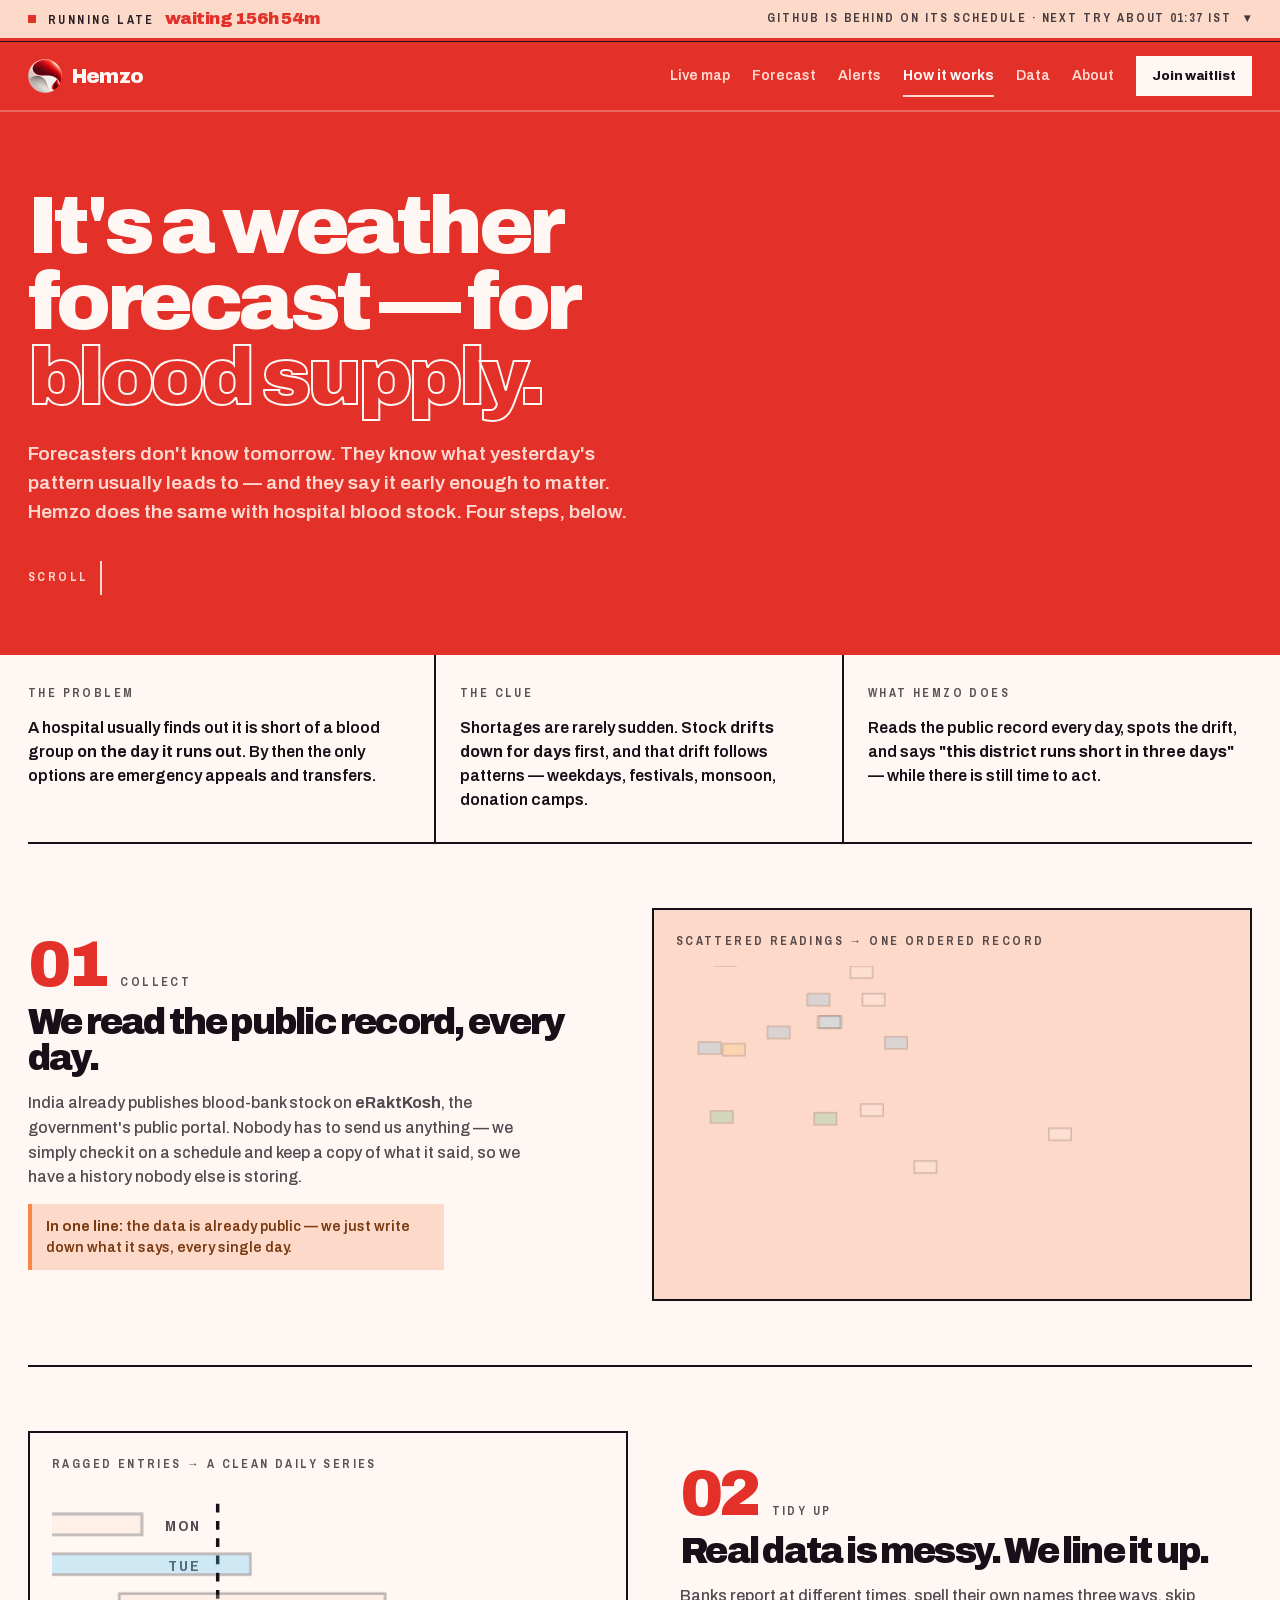
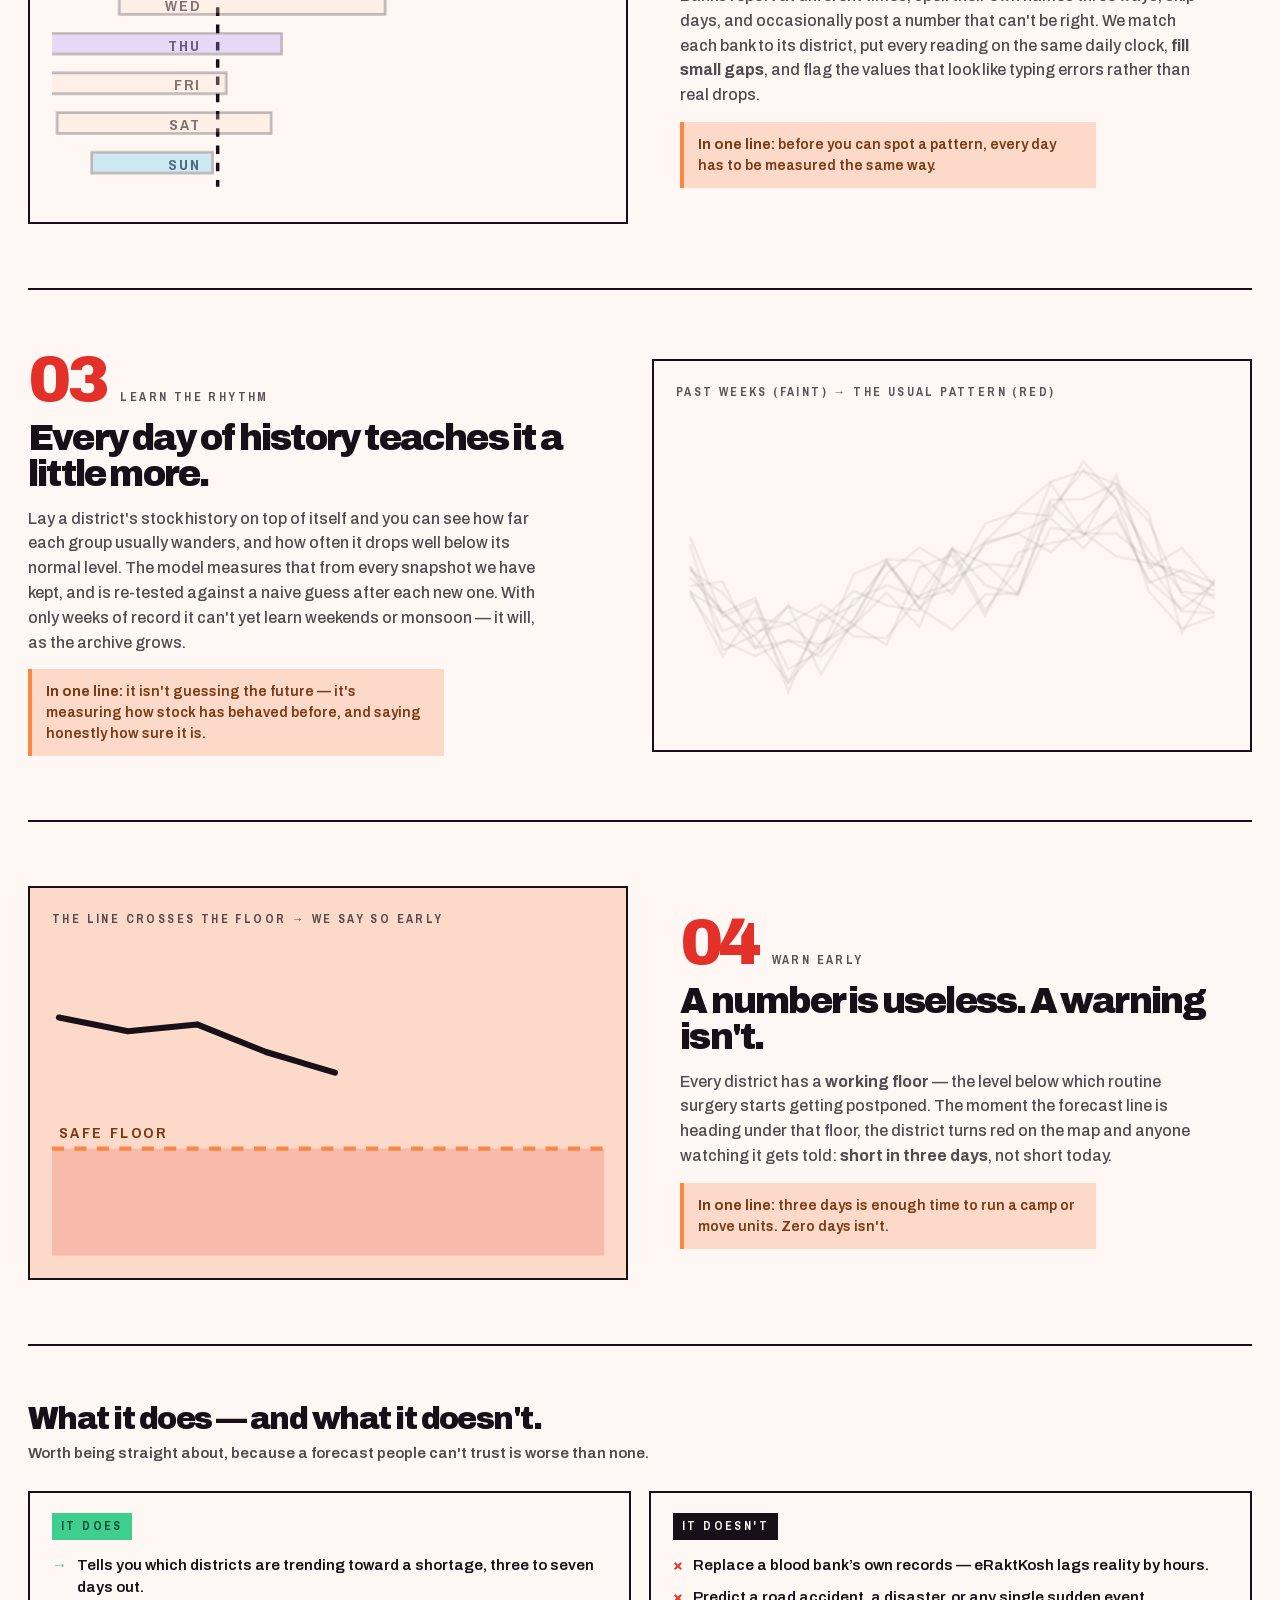
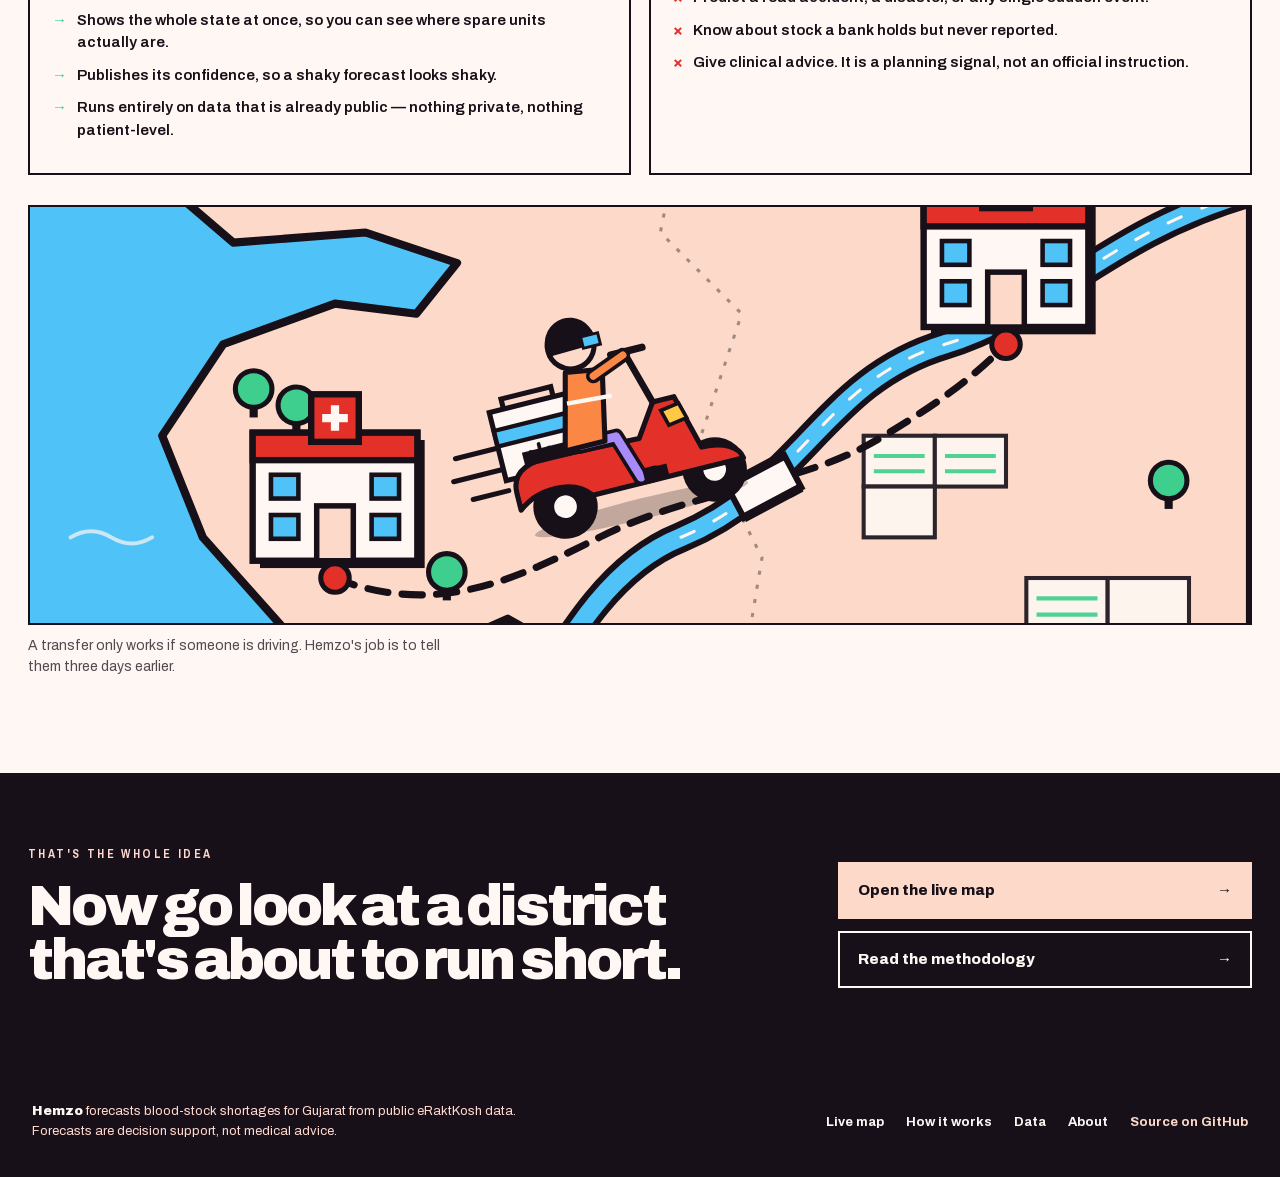
<file: web/how-it-works.html>
<!DOCTYPE html>
<html lang="en">
<head>
<meta charset="utf-8">
<meta name="viewport" content="width=device-width, initial-scale=1">
<title>How It Works — Hemzo</title>
<meta name="description" content="How Hemzo turns public eRaktKosh snapshots into a seven-day blood-stock forecast, and how it checks itself against a naive baseline.">
<style id="boot">
  html{background:#E3312A}
  html:has(#dc-root:not(:empty)){background:transparent}
  x-dc{display:none!important}
  #boot-splash{position:fixed;inset:0;z-index:2147483000;background:#E3312A;color:#FFF7F3;display:flex;flex-direction:column;align-items:center;justify-content:center;gap:18px;font:800 15px/1.3 Archivo,Arial,sans-serif;letter-spacing:.02em;text-align:center;padding:24px}
  #boot-splash img{width:64px;height:64px;animation:hzBoot 1.2s ease-in-out infinite}
  @keyframes hzBoot{50%{transform:scale(1.1);opacity:.7}}
  #dc-root:not(:empty)~#boot-splash{display:none}
  @media (prefers-reduced-motion:reduce){#boot-splash img{animation:none}}
</style>
<script>window.__resources={"https://unpkg.com/react@18.3.1/umd/react.production.min.js": "vendor/react.production.min.js", "https://unpkg.com/react-dom@18.3.1/umd/react-dom.production.min.js": "vendor/react-dom.production.min.js"};</script>
<link rel="preload" href="vendor/react.production.min.js" as="script">
<link rel="preload" href="vendor/react-dom.production.min.js" as="script">
<link rel="preload" href="vendor/fonts/archivo-latin.woff2" as="font" type="font/woff2" crossorigin>
<link rel="stylesheet" href="ds/fonts.css">
<link rel="stylesheet" href="ds/responsive.css">
<link rel="stylesheet" href="ds/styles.css">
<meta name="theme-color" content="#E3312A">
<link rel="canonical" href="https://hemzo.vercel.app/how-it-works.html">
<link rel="icon" type="image/png" sizes="64x64" href="assets/favicon-64.png">
<link rel="apple-touch-icon" href="assets/apple-touch-icon.png">
<meta property="og:type" content="website">
<meta property="og:site_name" content="Hemzo">
<meta property="og:title" content="How It Works — Hemzo">
<meta property="og:description" content="How Hemzo turns public eRaktKosh snapshots into a seven-day blood-stock forecast, and how it checks itself against a naive baseline.">
<meta property="og:url" content="https://hemzo.vercel.app/how-it-works.html">
<meta property="og:image" content="https://hemzo.vercel.app/assets/og.png">
<meta property="og:image:width" content="1200">
<meta property="og:image:height" content="630">
<meta name="twitter:card" content="summary_large_image">
<meta name="twitter:title" content="How It Works — Hemzo">
<meta name="twitter:description" content="How Hemzo turns public eRaktKosh snapshots into a seven-day blood-stock forecast, and how it checks itself against a naive baseline.">
<meta name="twitter:image" content="https://hemzo.vercel.app/assets/og.png">
<style>
  .hzc-link, .hzc-cta { display:inline-flex; align-items:center; min-height:32px; }
  .hz-foot a { display:inline-flex; align-items:center; min-height:32px; }
</style>
<script src="js/ui.js" defer></script>
<script src="js/pulse.js" defer></script>
<script src="./support.js" defer></script>
</head>
<body>
<x-dc>
<helmet>
  <link rel="stylesheet" href="ds/styles.css">
  <script src="ds/ds-bundle.js"></script>
  <style>
    body { margin: 0; background: #FFF7F3; }
    a { color: #171019; text-decoration: none; }
    a:hover { color: #E3312A; }
    @keyframes hwMask { from { transform: translateY(110%) } to { transform: none } }
    @keyframes hwFade { from { opacity:0 } to { opacity:1 } }
    @keyframes hwRise { from { opacity:0; transform:translateY(20px) } to { opacity:1; transform:none } }
    @keyframes hwPulse { 0%{box-shadow:0 0 0 0 currentColor} 70%{box-shadow:0 0 0 9px rgba(0,0,0,0)} 100%{box-shadow:0 0 0 0 rgba(0,0,0,0)} }
    @keyframes hwBob { 0%,100%{ transform:translateY(0) } 50%{ transform:translateY(7px) } }
    @keyframes hwGrow { from { transform:scaleX(0) } to { transform:none } }
    @keyframes hwDrift { 0%,100%{ transform:translateY(0) } 50%{ transform:translateY(-6px) } }
    @keyframes hwShimmer { 0%,100%{ opacity:.55 } 50%{ opacity:1 } }
    [data-step].hw-in [data-diagram] { animation: hwDrift 9s ease-in-out infinite; }
    [data-step]:nth-of-type(even).hw-in [data-diagram] { animation-duration: 11s; animation-delay: -3s; }
    [data-stepnum] { animation: hwShimmer 5s ease-in-out infinite; }

    /* scroll reveal */
    [data-reveal] { }
    [data-reveal].hw-in { animation: hzcRise .8s cubic-bezier(.16,1,.3,1); }

    /* step 1 — scattered records snapping into an ordered grid */
    @keyframes hwSnap {
      0% { transform: translate(var(--dx), var(--dy)) scale(.5); opacity:.2 }
      22% { transform: none; opacity:1 }
      72% { transform: none; opacity:1 }
      100% { transform: translate(var(--dx), var(--dy)) scale(.5); opacity:.2 }
    }
    [data-step].hw-in [data-snap] { animation: hwSnap 5.4s cubic-bezier(.16,1,.3,1) infinite both; }

    /* step 2 — ragged rows aligning to a common baseline */
    @keyframes hwAlign {
      0% { transform: translateX(var(--off)); opacity:.28 }
      24% { transform: none; opacity:1 }
      74% { transform: none; opacity:1 }
      100% { transform: translateX(var(--off)); opacity:.28 }
    }
    [data-step].hw-in [data-align] { animation: hwAlign 5.4s cubic-bezier(.16,1,.3,1) infinite both; }
    @keyframes hwFill { 0%{ transform:scaleY(0) } 20%{ transform:none } 76%{ transform:none } 100%{ transform:scaleY(0) } }
    [data-step].hw-in [data-fill] { animation: hwFill 5.4s cubic-bezier(.16,1,.3,1) infinite both; transform-origin: bottom; }

    /* step 3 — ghost cycles fading in, then the learned curve drawing */
    @keyframes hwGhost { 0%{ opacity:.06 } 30%{ opacity:.34 } 70%{ opacity:.34 } 100%{ opacity:.06 } }
    [data-step].hw-in [data-ghost] { animation: hwGhost 6s ease-in-out infinite both; }
    @keyframes hwDraw { 0%{ stroke-dashoffset:900 } 34%{ stroke-dashoffset:0 } 80%{ stroke-dashoffset:0 } 100%{ stroke-dashoffset:900 } }
    [data-step].hw-in [data-draw] { animation: hwDraw 6s cubic-bezier(.16,1,.3,1) infinite both; }

    /* step 4 — forecast crossing the floor, alert firing */
    @keyframes hwAlert {
      0%,28% { opacity:0; transform:translateY(10px) scale(.85) }
      40% { opacity:1; transform:none }
      80% { opacity:1; transform:none }
      92%,100% { opacity:0; transform:translateY(10px) scale(.85) }
    }
    [data-step].hw-in [data-alert] { animation: hwAlert 6s cubic-bezier(.16,1,.3,1) infinite both; }
    @keyframes hwFlash { 0%,100%{ opacity:.18 } 50%{ opacity:.42 } }
    [data-step].hw-in [data-flash] { animation: hwFlash 2.2s ease-in-out 1.6s infinite both; }

    [data-hover-card] { transition: transform .3s cubic-bezier(.16,1,.3,1), box-shadow .3s ease; }
    [data-hover-card]:hover { transform: translateY(-5px); box-shadow: 5px 5px 0 #171019; }
    [data-cta] { transition: transform .28s cubic-bezier(.16,1,.3,1), background .22s ease; }
    [data-cta]:hover { transform: translateY(-3px); }
    nav a { position: relative; transition: color .22s ease; }
    nav a::after { content:''; position:absolute; left:0; bottom:-4px; height:2px; width:100%; background:#FCD9C8; transform:scaleX(0); transform-origin:left; transition:transform .36s cubic-bezier(.16,1,.3,1); }
    nav a:hover::after, nav a[aria-current="page"]::after { transform: scaleX(1); }
    @media (max-width: 900px) {
      [data-steprow] { grid-template-columns: 1fr !important; }
      [data-flip] { order: 0 !important; }
    }
    @media (prefers-reduced-motion: reduce) { *, *::before, *::after { animation: none !important; transition: none !important; } [data-reveal] { opacity:1 !important; transform:none !important; } }

    @keyframes hzcRise { from { transform: translateY(24px); } to { transform: none; } }
    .hzc-skip { position: absolute; left: -9999px; top: 0; z-index: 999; background: #171019; color: #FFF7F3; padding: 10px 16px; font-size: 13px; font-weight: 800; }
    .hzc-skip:focus { left: 8px; top: 8px; }
    :focus-visible { outline: 2px solid #E3312A; outline-offset: 2px; }
    nav :focus-visible, footer :focus-visible { outline-color: #FCD9C8; }
    .hzc-link { position: relative; }
    .hzc-link::after { content: ''; position: absolute; left: 0; bottom: -5px; height: 2px; width: 100%; background: #FCD9C8; transform: scaleX(0); transform-origin: left; transition: transform .35s cubic-bezier(.16,1,.3,1); }
    .hzc-link:hover::after, .hzc-link[aria-current="page"]::after { transform: scaleX(1); }
    .hzc-burger { display: none; }
    .hzc-drawer summary::-webkit-details-marker { display: none; }
    .hzc-cta { transition: transform .28s cubic-bezier(.16,1,.3,1); }
    .hzc-cta:hover { transform: translateY(-2px); }
    @media (max-width: 1180px) { .hzc-desk { display: none !important; } .hzc-burger { display: block !important; } }
    @media (max-width: 1000px) { .hzc-fgrid { grid-template-columns: 1fr 1fr !important; } }
    @media (max-width: 640px) { .hzc-fgrid { grid-template-columns: 1fr !important; } }
  </style>
</helmet>

<div style="font-family:Archivo, Arial, sans-serif; color:#171019; background:#FFF7F3; font-variant-numeric:tabular-nums; -webkit-font-smoothing:antialiased;">

  <a class="hzc-skip" href="#main">Skip to content</a>

  <nav style="position:sticky; top:0; z-index:900; background:#E3312A; color:#FFF7F3; border-bottom:2px solid rgba(255,247,243,0.28);">
    <div style="display:flex; align-items:center; gap:24px; max-width:1360px; margin:0 auto; padding:14px 28px;">
      <a href="index.html" style="display:flex; align-items:center; gap:10px; margin-right:auto; color:#FFF7F3;">
        <img src="assets/logo-transparent.png" alt="Hemzo" style="width:34px; height:34px; object-fit:contain; display:block; flex:none;">
        <span style="font-size:20px; font-weight:900; letter-spacing:-0.04em;">Hemzo</span>
      </a>
      <div class="hzc-desk" style="display:flex; align-items:center; gap:22px;">
        <a class="hzc-link" href="live-map.html" style="font-size:14px; font-weight:600; color:#FFD9CF; white-space:nowrap;">Live map</a>
        <a class="hzc-link" href="forecast-detail.html" style="font-size:14px; font-weight:600; color:#FFD9CF; white-space:nowrap;">Forecast</a>
        <a class="hzc-link" href="alerts.html" style="font-size:14px; font-weight:600; color:#FFD9CF; white-space:nowrap;">Alerts</a>
        <a class="hzc-link" href="how-it-works.html" aria-current="page" style="font-size:14px; font-weight:700; color:#FFF7F3; white-space:nowrap;">How it works</a>
        <a class="hzc-link" href="data-sources.html" style="font-size:14px; font-weight:600; color:#FFD9CF; white-space:nowrap;">Data</a>
        <a class="hzc-link" href="about.html" style="font-size:14px; font-weight:600; color:#FFD9CF; white-space:nowrap;">About</a>
        <a class="hzc-cta" href="onboarding.html" style="background:#FFF7F3; color:#171019; font-size:13px; font-weight:800; padding:10px 16px; text-align:left; white-space:nowrap;">Join waitlist</a>
      </div>
      <details class="hzc-burger hzc-drawer" style="position:relative;">
        <summary aria-label="Open menu" style="list-style:none; cursor:pointer; display:flex; flex-direction:column; gap:5px; padding:8px 4px;">
          <span style="display:block; width:26px; height:2px; background:#FFF7F3;"></span>
          <span style="display:block; width:26px; height:2px; background:#FFF7F3;"></span>
          <span style="display:block; width:26px; height:2px; background:#FFF7F3;"></span>
        </summary>
        <div style="position:absolute; right:0; top:calc(100% + 14px); background:#171019; border:2px solid #FFF7F3; min-width:248px; display:flex; flex-direction:column; z-index:950;">
          <a href="live-map.html" style="font-size:15px; font-weight:700; color:#FFF7F3; padding:14px 18px; border-bottom:2px solid rgba(255,247,243,0.22);">Live map</a>
          <a href="forecast-detail.html" style="font-size:15px; font-weight:700; color:#FFF7F3; padding:14px 18px; border-bottom:2px solid rgba(255,247,243,0.22);">Forecast</a>
          <a href="alerts.html" style="font-size:15px; font-weight:700; color:#FFF7F3; padding:14px 18px; border-bottom:2px solid rgba(255,247,243,0.22);">Alerts</a>
          <a href="how-it-works.html" aria-current="page" style="font-size:15px; font-weight:700; color:#FCD9C8; padding:14px 18px; border-bottom:2px solid rgba(255,247,243,0.22);">How it works</a>
          <a href="data-sources.html" style="font-size:15px; font-weight:700; color:#FFF7F3; padding:14px 18px; border-bottom:2px solid rgba(255,247,243,0.22);">Data</a>
          <a href="about.html" style="font-size:15px; font-weight:700; color:#FFF7F3; padding:14px 18px; border-bottom:2px solid rgba(255,247,243,0.22);">About</a>
          <a href="onboarding.html" style="font-size:15px; font-weight:800; color:#171019; background:#FCD9C8; padding:14px 18px;">Join waitlist</a>
        </div>
      </details>
    </div>
  </nav>

  <main>

  <!-- red poster opening -->
  <header id="main" class="hz-hero" style="background:#E3312A; color:#FFF7F3; padding:76px 28px 60px;">
    <div style="max-width:1360px; margin:0 auto;">
      <h1 style="font-size:clamp(40px, 6.4vw, 104px); font-weight:900; letter-spacing:-0.055em; line-height:0.92; margin:0 0 26px; max-width:15ch;">
        <span style="display:block; overflow:hidden; padding-bottom:.08em; margin-bottom:-.08em;"><span style="display:block; animation:hwMask 1s cubic-bezier(.16,1,.3,1) .15s both;">It's a weather</span></span>
        <span style="display:block; overflow:hidden; padding-bottom:.08em; margin-bottom:-.08em;"><span style="display:block; animation:hwMask 1s cubic-bezier(.16,1,.3,1) .28s both;">forecast — for</span></span>
        <span style="display:block; overflow:hidden; padding-bottom:.12em; margin-bottom:-.12em;"><span style="display:block; color:transparent; -webkit-text-stroke:2px #FFF7F3; animation:hwMask 1s cubic-bezier(.16,1,.3,1) .41s both;">blood supply.</span></span>
      </h1>
      <p style="font-size:clamp(17px,1.5vw,21px); font-weight:600; color:#FFD9CF; line-height:1.5; max-width:56ch; margin:0 0 34px; text-wrap:pretty; animation:hwRise .9s cubic-bezier(.16,1,.3,1) .6s both;">
        Forecasters don't know tomorrow. They know what yesterday's pattern usually leads to — and they say it early enough to matter. Hemzo does the same with hospital blood stock. Four steps, below.
      </p>
      <div style="display:flex; align-items:center; gap:12px; animation:hwFade 1s ease 1s both;">
        <span style="font-family:'Archivo Narrow', Archivo, sans-serif; font-size:12px; font-weight:700; letter-spacing:0.2em; text-transform:uppercase; color:#FFD9CF;">Scroll</span>
        <span style="display:inline-block; width:2px; height:34px; background:#FFD9CF; animation:hwBob 2.2s ease-in-out infinite;"></span>
      </div>
    </div>
  </header>

  <!-- the analogy, three plain cards -->
  <section style="max-width:1360px; margin:0 auto; padding:0 28px;">
    <div data-reveal="true" style="display:grid; grid-template-columns:repeat(auto-fit, minmax(240px,1fr)); border-bottom:2px solid #171019;">
      <div data-hover-card="true" style="padding:26px 24px 30px 0; border-right:2px solid #171019;">
        <span style="font-family:'Archivo Narrow', Archivo, sans-serif; font-size:12px; font-weight:700; letter-spacing:0.2em; text-transform:uppercase; color:rgba(23,16,25,0.72);">The problem</span>
        <p style="font-size:16px; font-weight:600; line-height:1.5; margin:12px 0 0; text-wrap:pretty;">A hospital usually finds out it is short of a blood group <b>on the day it runs out</b>. By then the only options are emergency appeals and transfers.</p>
      </div>
      <div data-hover-card="true" style="padding:26px 24px 30px; border-right:2px solid #171019;">
        <span style="font-family:'Archivo Narrow', Archivo, sans-serif; font-size:12px; font-weight:700; letter-spacing:0.2em; text-transform:uppercase; color:rgba(23,16,25,0.72);">The clue</span>
        <p style="font-size:16px; font-weight:600; line-height:1.5; margin:12px 0 0; text-wrap:pretty;">Shortages are rarely sudden. Stock <b>drifts down for days</b> first, and that drift follows patterns — weekdays, festivals, monsoon, donation camps.</p>
      </div>
      <div data-hover-card="true" style="padding:26px 0 30px 24px;">
        <span style="font-family:'Archivo Narrow', Archivo, sans-serif; font-size:12px; font-weight:700; letter-spacing:0.2em; text-transform:uppercase; color:rgba(23,16,25,0.72);">What Hemzo does</span>
        <p style="font-size:16px; font-weight:600; line-height:1.5; margin:12px 0 0; text-wrap:pretty;">Reads the public record every day, spots the drift, and says <b>"this district runs short in three days"</b> — while there is still time to act.</p>
      </div>
    </div>
  </section>

  <!-- four steps -->
  <section style="max-width:1360px; margin:0 auto; padding:0 28px;">

    <!-- 01 -->
    <div data-step="true" data-reveal="true" data-steprow="true" style="display:grid; grid-template-columns:minmax(0,1fr) minmax(0,1.05fr); gap:52px; align-items:center; padding:64px 0; border-bottom:2px solid #171019;">
      <div>
        <div style="display:flex; align-items:baseline; gap:14px; margin-bottom:14px;">
          <span style="font-size:clamp(46px,5vw,76px); font-weight:900; letter-spacing:-0.06em; line-height:.8; color:#E3312A;" data-stepnum="true">01</span>
          <span style="font-family:'Archivo Narrow', Archivo, sans-serif; font-size:12px; font-weight:700; letter-spacing:0.2em; text-transform:uppercase; color:rgba(23,16,25,0.72); white-space:nowrap;">Collect</span>
        </div>
        <h2 style="font-size:clamp(26px,2.8vw,40px); font-weight:900; letter-spacing:-0.05em; line-height:1.0; margin:0 0 14px;">We read the public record, every day.</h2>
        <p style="font-size:16px; font-weight:500; line-height:1.55; color:rgba(23,16,25,0.75); max-width:52ch; margin:0 0 14px; text-wrap:pretty;">India already publishes blood-bank stock on <b>eRaktKosh</b>, the government's public portal. Nobody has to send us anything — we simply check it on a schedule and keep a copy of what it said, so we have a history nobody else is storing.</p>
        <p style="font-size:14px; font-weight:600; line-height:1.5; color:#7A3A12; background:#FCD9C8; border-left:4px solid #FA8743; padding:12px 14px; margin:0; max-width:52ch;"><b>In one line:</b> the data is already public — we just write down what it says, every single day.</p>
      </div>
      <div data-diagram="true" style="border:2px solid #171019; background:#FCD9C8; padding:22px;">
        <span style="display:block; font-family:'Archivo Narrow', Archivo, sans-serif; font-size:12px; font-weight:700; letter-spacing:0.2em; text-transform:uppercase; color:rgba(23,16,25,0.72); margin-bottom:16px;">Scattered readings → one ordered record</span>
        <svg viewBox="0 0 320 180" style="display:block; width:100%; height:auto;" aria-label="Scattered data points snapping into an ordered grid">
          <g data-hw-snap-grid="true"></g>
        </svg>
      </div>
    </div>

    <!-- 02 -->
    <div data-step="true" data-reveal="true" data-steprow="true" style="display:grid; grid-template-columns:minmax(0,1.05fr) minmax(0,1fr); gap:52px; align-items:center; padding:64px 0; border-bottom:2px solid #171019;">
      <div data-flip="true" data-diagram="true" style="border:2px solid #171019; background:#FFF7F3; padding:22px; order:-1;">
        <span style="display:block; font-family:'Archivo Narrow', Archivo, sans-serif; font-size:12px; font-weight:700; letter-spacing:0.2em; text-transform:uppercase; color:rgba(23,16,25,0.72); margin-bottom:16px;">Ragged entries → a clean daily series</span>
        <svg viewBox="0 0 320 180" style="display:block; width:100%; height:auto;" aria-label="Misaligned rows snapping to a shared baseline and gaps being filled">
          <line x1="96" y1="8" x2="96" y2="172" stroke="#171019" stroke-width="2" stroke-dasharray="5 5"></line>
          <g font-family="Archivo Narrow, Archivo, sans-serif" font-size="9" font-weight="700" fill="rgba(23,16,25,.75)" letter-spacing="1" text-anchor="end">
            <text x="86" y="24">MON</text>
            <text x="86" y="47">TUE</text>
            <text x="86" y="70">WED</text>
            <text x="86" y="93">THU</text>
            <text x="86" y="116">FRI</text>
            <text x="86" y="139">SAT</text>
            <text x="86" y="162">SUN</text>
          </g>
          <g data-hw-align-rows="true"></g>
          <g data-hw-fill-bars="true"></g>
        </svg>
      </div>
      <div>
        <div style="display:flex; align-items:baseline; gap:14px; margin-bottom:14px;">
          <span style="font-size:clamp(46px,5vw,76px); font-weight:900; letter-spacing:-0.06em; line-height:.8; color:#E3312A;" data-stepnum="true">02</span>
          <span style="font-family:'Archivo Narrow', Archivo, sans-serif; font-size:12px; font-weight:700; letter-spacing:0.2em; text-transform:uppercase; color:rgba(23,16,25,0.72); white-space:nowrap;">Tidy up</span>
        </div>
        <h2 style="font-size:clamp(26px,2.8vw,40px); font-weight:900; letter-spacing:-0.05em; line-height:1.0; margin:0 0 14px;">Real data is messy. We line it up.</h2>
        <p style="font-size:16px; font-weight:500; line-height:1.55; color:rgba(23,16,25,0.75); max-width:52ch; margin:0 0 14px; text-wrap:pretty;">Banks report at different times, spell their own names three ways, skip days, and occasionally post a number that can't be right. We match each bank to its district, put every reading on the same daily clock, <b>fill small gaps</b>, and flag the values that look like typing errors rather than real drops.</p>
        <p style="font-size:14px; font-weight:600; line-height:1.5; color:#7A3A12; background:#FCD9C8; border-left:4px solid #FA8743; padding:12px 14px; margin:0; max-width:52ch;"><b>In one line:</b> before you can spot a pattern, every day has to be measured the same way.</p>
      </div>
    </div>

    <!-- 03 -->
    <div data-step="true" data-reveal="true" data-steprow="true" style="display:grid; grid-template-columns:minmax(0,1fr) minmax(0,1.05fr); gap:52px; align-items:center; padding:64px 0; border-bottom:2px solid #171019;">
      <div>
        <div style="display:flex; align-items:baseline; gap:14px; margin-bottom:14px;">
          <span style="font-size:clamp(46px,5vw,76px); font-weight:900; letter-spacing:-0.06em; line-height:.8; color:#E3312A;" data-stepnum="true">03</span>
          <span style="font-family:'Archivo Narrow', Archivo, sans-serif; font-size:12px; font-weight:700; letter-spacing:0.2em; text-transform:uppercase; color:rgba(23,16,25,0.72); white-space:nowrap;">Learn the rhythm</span>
        </div>
        <h2 style="font-size:clamp(26px,2.8vw,40px); font-weight:900; letter-spacing:-0.05em; line-height:1.0; margin:0 0 14px;">Every day of history teaches it a little more.</h2>
        <p style="font-size:16px; font-weight:500; line-height:1.55; color:rgba(23,16,25,0.75); max-width:52ch; margin:0 0 14px; text-wrap:pretty;">Lay a district's stock history on top of itself and you can see how far each group usually wanders, and how often it drops well below its normal level. The model measures that from every snapshot we have kept, and is re-tested against a naive guess after each new one. With only weeks of record it can't yet learn weekends or monsoon — it will, as the archive grows.</p>
        <p style="font-size:14px; font-weight:600; line-height:1.5; color:#7A3A12; background:#FCD9C8; border-left:4px solid #FA8743; padding:12px 14px; margin:0; max-width:52ch;"><b>In one line:</b> it isn't guessing the future — it's measuring how stock has behaved before, and saying honestly how sure it is.</p>
      </div>
      <div data-diagram="true" style="border:2px solid #171019; background:#FFF7F3; padding:22px;">
        <span style="display:block; font-family:'Archivo Narrow', Archivo, sans-serif; font-size:12px; font-weight:700; letter-spacing:0.2em; text-transform:uppercase; color:rgba(23,16,25,0.72); margin-bottom:16px;">Past weeks (faint) → the usual pattern (red)</span>
        <svg viewBox="0 0 320 180" style="display:block; width:100%; height:auto;" aria-label="Many faint historical curves with one strong learned curve drawn over them">
          <g data-hw-ghost-lines="true"></g>
          <polyline data-draw="true" data-hw-learned="true" points="" fill="none" stroke="#E3312A" stroke-width="4" stroke-linecap="round" stroke-linejoin="round" style="stroke-dasharray:900; animation-delay:.6s;"></polyline>
        </svg>
      </div>
    </div>

    <!-- 04 -->
    <div data-step="true" data-reveal="true" data-steprow="true" style="display:grid; grid-template-columns:minmax(0,1.05fr) minmax(0,1fr); gap:52px; align-items:center; padding:64px 0; border-bottom:2px solid #171019;">
      <div data-flip="true" data-diagram="true" style="border:2px solid #171019; background:#FCD9C8; padding:22px; order:-1;">
        <span style="display:block; font-family:'Archivo Narrow', Archivo, sans-serif; font-size:12px; font-weight:700; letter-spacing:0.2em; text-transform:uppercase; color:rgba(23,16,25,0.72); margin-bottom:16px;">The line crosses the floor → we say so early</span>
        <svg viewBox="0 0 320 180" style="display:block; width:100%; height:auto; overflow:visible;" aria-label="A forecast line crossing below a safety floor, triggering an alert">
          <rect data-flash="true" x="0" y="118" width="320" height="62" fill="#E3312A" opacity="0.18"></rect>
          <line x1="0" y1="118" x2="320" y2="118" stroke="#FA8743" stroke-width="2.5" stroke-dasharray="7 6"></line>
          <text x="4" y="112" font-family="Archivo Narrow, Archivo, sans-serif" font-size="9" font-weight="700" fill="#7A3A12" letter-spacing="1.4">SAFE FLOOR</text>
          <polyline points="4,42 44,50 84,46 124,62 164,74" fill="none" stroke="#171019" stroke-width="3.5" stroke-linecap="round" stroke-linejoin="round"></polyline>
          <polyline data-draw="true" points="164,74 204,96 244,118 284,140 314,152" fill="none" stroke="#E3312A" stroke-width="3.5" stroke-linecap="round" stroke-linejoin="round" style="stroke-dasharray:900; animation-delay:.5s;"></polyline>
          <circle cx="244" cy="118" r="6" fill="#E3312A" stroke="#FFF7F3" stroke-width="3" data-alert="true"></circle>
          <g data-alert="true">
            <rect x="196" y="18" width="118" height="30" fill="#171019"></rect>
            <text x="206" y="37" font-family="Archivo, sans-serif" font-size="12" font-weight="800" fill="#FFF7F3">Short in 3 days</text>
          </g>
        </svg>
      </div>
      <div>
        <div style="display:flex; align-items:baseline; gap:14px; margin-bottom:14px;">
          <span style="font-size:clamp(46px,5vw,76px); font-weight:900; letter-spacing:-0.06em; line-height:.8; color:#E3312A;" data-stepnum="true">04</span>
          <span style="font-family:'Archivo Narrow', Archivo, sans-serif; font-size:12px; font-weight:700; letter-spacing:0.2em; text-transform:uppercase; color:rgba(23,16,25,0.72); white-space:nowrap;">Warn early</span>
        </div>
        <h2 style="font-size:clamp(26px,2.8vw,40px); font-weight:900; letter-spacing:-0.05em; line-height:1.0; margin:0 0 14px;">A number is useless. A warning isn't.</h2>
        <p style="font-size:16px; font-weight:500; line-height:1.55; color:rgba(23,16,25,0.75); max-width:52ch; margin:0 0 14px; text-wrap:pretty;">Every district has a <b>working floor</b> — the level below which routine surgery starts getting postponed. The moment the forecast line is heading under that floor, the district turns red on the map and anyone watching it gets told: <b>short in three days</b>, not short today.</p>
        <p style="font-size:14px; font-weight:600; line-height:1.5; color:#7A3A12; background:#FCD9C8; border-left:4px solid #FA8743; padding:12px 14px; margin:0; max-width:52ch;"><b>In one line:</b> three days is enough time to run a camp or move units. Zero days isn't.</p>
      </div>
    </div>
  </section>

  <!-- honest limits -->
  <section style="max-width:1360px; margin:0 auto; padding:56px 28px 20px;">
    <div data-reveal="true">
      <h2 style="font-size:clamp(24px,2.4vw,36px); font-weight:900; letter-spacing:-0.05em; margin:0 0 6px;">What it does — and what it doesn't.</h2>
      <p style="font-size:15px; font-weight:600; color:rgba(23,16,25,0.75); margin:0 0 26px;">Worth being straight about, because a forecast people can't trust is worse than none.</p>
      <div style="display:grid; grid-template-columns:repeat(auto-fit, minmax(280px,1fr)); gap:18px;">
        <div data-hover-card="true" style="border:2px solid #171019; background:#FFF7F3; padding:20px 22px 22px;">
          <span style="display:inline-block; background:#3ECF8E; color:#0B4A38; font-family:'Archivo Narrow', Archivo, sans-serif; font-size:12px; font-weight:700; letter-spacing:0.2em; text-transform:uppercase; padding:4px 9px; margin-bottom:14px;">It does</span>
          <p style="font-size:15px; font-weight:600; line-height:1.5; margin:0 0 10px; display:flex; gap:10px;"><span style="color:#3ECF8E; font-weight:900;">→</span><span>Tells you which districts are trending toward a shortage, three to seven days out.</span></p>
          <p style="font-size:15px; font-weight:600; line-height:1.5; margin:0 0 10px; display:flex; gap:10px;"><span style="color:#3ECF8E; font-weight:900;">→</span><span>Shows the whole state at once, so you can see where spare units actually are.</span></p>
          <p style="font-size:15px; font-weight:600; line-height:1.5; margin:0 0 10px; display:flex; gap:10px;"><span style="color:#3ECF8E; font-weight:900;">→</span><span>Publishes its confidence, so a shaky forecast looks shaky.</span></p>
          <p style="font-size:15px; font-weight:600; line-height:1.5; margin:0 0 10px; display:flex; gap:10px;"><span style="color:#3ECF8E; font-weight:900;">→</span><span>Runs entirely on data that is already public — nothing private, nothing patient-level.</span></p>
        </div>
        <div data-hover-card="true" style="border:2px solid #171019; background:#FFF7F3; padding:20px 22px 22px;">
          <span style="display:inline-block; background:#171019; color:#FFF7F3; font-family:'Archivo Narrow', Archivo, sans-serif; font-size:12px; font-weight:700; letter-spacing:0.2em; text-transform:uppercase; padding:4px 9px; margin-bottom:14px;">It doesn't</span>
          <p style="font-size:15px; font-weight:600; line-height:1.5; margin:0 0 10px; display:flex; gap:10px;"><span style="color:#E3312A; font-weight:900;">×</span><span>Replace a blood bank&rsquo;s own records — eRaktKosh lags reality by hours.</span></p>
          <p style="font-size:15px; font-weight:600; line-height:1.5; margin:0 0 10px; display:flex; gap:10px;"><span style="color:#E3312A; font-weight:900;">×</span><span>Predict a road accident, a disaster, or any single sudden event.</span></p>
          <p style="font-size:15px; font-weight:600; line-height:1.5; margin:0 0 10px; display:flex; gap:10px;"><span style="color:#E3312A; font-weight:900;">×</span><span>Know about stock a bank holds but never reported.</span></p>
          <p style="font-size:15px; font-weight:600; line-height:1.5; margin:0 0 10px; display:flex; gap:10px;"><span style="color:#E3312A; font-weight:900;">×</span><span>Give clinical advice. It is a planning signal, not an official instruction.</span></p>
        </div>
      </div>
    </div>
  </section>

  <!-- red poster close -->
  <section style="padding:10px 28px 50px;">
    <div style="max-width:1360px; margin:0 auto;">
      <figure style="margin:0;">
        <div style="position:relative; width:100%; height:420px; border:2px solid #171019; background:#FCD9C8;">
          <img src="assets/photos/how-it-works-courier.svg" alt="Illustration: a courier on a scooter carrying a cold box along a route between two hospitals" style="width:100%; height:100%; object-fit:cover; display:block;">
        </div>
        <figcaption style="font-family:var(--font-body), Arial, sans-serif; font-size:14px; line-height:1.5; color:rgba(23,16,25,0.75); margin-top:10px; max-width:52ch;">A transfer only works if someone is driving. Hemzo's job is to tell them three days earlier.</figcaption>
      </figure></div>
  </section>

  <section style="background:#171019; color:#FFF7F3; margin-top:46px; padding:72px 28px 78px;">
    <div style="max-width:1360px; margin:0 auto; display:grid; grid-template-columns:minmax(0,1.3fr) minmax(260px,0.7fr); gap:40px; align-items:end;">
      <div>
        <span style="display:block; font-family:'Archivo Narrow', Archivo, sans-serif; font-size:12px; font-weight:700; letter-spacing:0.2em; text-transform:uppercase; color:#FFD9CF; margin-bottom:16px;">That's the whole idea</span>
        <h2 style="font-size:clamp(30px,4.4vw,66px); font-weight:900; letter-spacing:-0.055em; line-height:0.96; margin:0; max-width:22ch;">Now go look at a district that's about to run short.</h2>
      </div>
      <div style="display:flex; flex-direction:column; gap:12px;">
        <a href="live-map.html" data-cta="true" style="display:flex; align-items:center; justify-content:space-between; gap:12px; background:#FCD9C8; color:#171019; font-size:15px; font-weight:800; padding:17px 20px;"><span style="white-space:nowrap;">Open the live map</span><span>→</span></a>
        <a href="data-sources.html" data-cta="true" style="display:flex; align-items:center; justify-content:space-between; gap:12px; background:transparent; color:#FFF7F3; border:2px solid #FFF7F3; font-size:15px; font-weight:800; padding:15px 18px;"><span style="white-space:nowrap;">Read the methodology</span><span>→</span></a>
      </div>
    </div>
  </section>

  </main>

  <footer class="hz-foot" style="background:#171019; color:#FFF7F3; padding:36px 32px;">
    <div style="max-width:1440px; margin:0 auto; display:flex; flex-wrap:wrap; gap:18px 36px; align-items:center; justify-content:space-between;">
      <div style="font-size:13px; line-height:1.5; max-width:62ch; color:#FFD9CF;">
        <b style="color:#FFF7F3; font-weight:900;">Hemzo</b> forecasts blood-stock shortages for Gujarat from public eRaktKosh data. Forecasts are decision support, not medical advice.
      </div>
      <div style="display:flex; flex-wrap:wrap; gap:4px 22px; font-size:13px; font-weight:700;">
        <a href="live-map.html" style="color:#FFF7F3;">Live map</a>
        <a href="how-it-works.html" style="color:#FFF7F3;">How it works</a>
        <a href="data-sources.html" style="color:#FFF7F3;">Data</a>
        <a href="about.html" style="color:#FFF7F3;">About</a>
        <a href="https://github.com/parthmadlani/Hemzo" rel="noopener" style="color:#FCD9C8;">Source on GitHub</a>
      </div>
    </div>
  </footer>

</div>

</x-dc>
<div id="boot-splash" role="status" aria-live="polite"><img src="assets/favicon-64.png" alt="" width="64" height="64"><span>Loading live blood-stock data…</span></div>
<script type="text/x-dc" data-dc-script>
const rnd = (a, b) => { const x = Math.sin(a * 91.3 + b * 271.9) * 43758.5453; return x - Math.floor(x); };

class Component extends DCLogic {
  componentDidMount() {
    if (window.matchMedia('(prefers-reduced-motion: reduce)').matches) {
      document.querySelectorAll('[data-reveal]').forEach(n => n.classList.add('hw-in'));
      this._renderDiagrams();
      return;
    }
    this._renderDiagrams();
    this.io = new IntersectionObserver((es) => {
      es.forEach(e => { if (e.isIntersecting) { e.target.classList.add('hw-in'); this.io.unobserve(e.target); } });
    }, { threshold: 0.18, rootMargin: '0px 0px -8% 0px' });
    document.querySelectorAll('[data-reveal]').forEach(n => this.io.observe(n));
  }

  componentWillUnmount() { if (this.io) this.io.disconnect(); }

  _renderDiagrams() {
    const svgns = 'http://www.w3.org/2000/svg';
    const el = (tag, attrs) => {
      const n = document.createElementNS(svgns, tag);
      for (const k in attrs) n.setAttribute(k, attrs[k]);
      return n;
    };

    // step 1: 6x5 grid of "readings" that fly in from scattered offsets
    const snapGrid = document.querySelector('[data-hw-snap-grid]');
    if (snapGrid) {
      for (let r = 0; r < 5; r++) {
        for (let c = 0; c < 6; c++) {
          const i = r * 6 + c;
          const fill = ['#FFF7F3', '#FFF7F3', '#FFF7F3', '#4FC3F7', '#FFC845', '#3ECF8E'][Math.floor(rnd(r + 1, c + 1) * 6)];
          const dx = ((rnd(c + 2, r + 3) - 0.5) * 220).toFixed(0) + 'px';
          const dy = ((rnd(r + 5, c + 7) - 0.5) * 150).toFixed(0) + 'px';
          const rect = el('rect', {
            x: 12 + c * 50, y: 16 + r * 32, width: 26, height: 14, fill,
            stroke: '#171019', 'stroke-width': 1.5, 'data-snap': 'true',
          });
          rect.style.setProperty('--dx', dx);
          rect.style.setProperty('--dy', dy);
          rect.style.animationDelay = (0.1 + i * 0.028).toFixed(2) + 's';
          snapGrid.appendChild(rect);
        }
      }
    }

    // step 2: ragged rows that slide onto a shared baseline
    const alignRows = document.querySelector('[data-hw-align-rows]');
    const fillBars = document.querySelector('[data-hw-fill-bars]');
    if (alignRows) {
      const rowFills = ['#FCD9C8', '#4FC3F7', '#FCD9C8', '#A78BFA', '#FCD9C8', '#FCD9C8', '#4FC3F7'];
      for (let i = 0; i < 7; i++) {
        const y = 14 + i * 23;
        const w = Math.round(70 + rnd(i + 1, 2) * 140);
        const off = (-40 - rnd(i, 4) * 90).toFixed(0) + 'px';
        const g = el('g', { 'data-align': 'true' });
        g.style.setProperty('--off', off);
        g.style.animationDelay = (0.15 + i * 0.09).toFixed(2) + 's';
        const rect = el('rect', { x: 96, y, width: w, height: 12, fill: rowFills[i], stroke: '#171019', 'stroke-width': 1.5 });
        g.appendChild(rect);
        alignRows.appendChild(g);
      }
    }
    if (fillBars) {
      const bars = [
        { x: 178, y: 37, delay: '1.05s' },
        { x: 152, y: 106, delay: '1.2s' },
        { x: 214, y: 152, delay: '1.35s' },
      ];
      bars.forEach((b) => {
        const rect = el('rect', {
          x: b.x, y: b.y, width: 14, height: 12, fill: '#FFC845',
          stroke: '#171019', 'stroke-width': 1.5, 'data-fill': 'true',
        });
        rect.style.animationDelay = b.delay;
        fillBars.appendChild(rect);
      });
    }

    // step 3: faint historical curves + one learned curve
    const curve = (seed, amp) => {
      const pts = [];
      for (let i = 0; i <= 16; i++) {
        const x = 8 + (i / 16) * 304;
        const base = 96 + Math.sin((i / 16) * Math.PI * 2.1) * 34 + Math.sin((i / 16) * Math.PI * 4.4) * 12;
        const y = base + (rnd(seed, i) - 0.5) * amp;
        pts.push(x.toFixed(1) + ',' + Math.max(12, Math.min(168, y)).toFixed(1));
      }
      return pts.join(' ');
    };
    const ghostLines = document.querySelector('[data-hw-ghost-lines]');
    if (ghostLines) {
      for (let k = 0; k < 10; k++) {
        const line = el('polyline', {
          points: curve(k + 1, 56), fill: 'none', stroke: '#171019', 'stroke-width': 1.5, 'data-ghost': 'true',
        });
        line.style.animationDelay = (0.1 + k * 0.05).toFixed(2) + 's';
        ghostLines.appendChild(line);
      }
    }
    const learned = document.querySelector('[data-hw-learned]');
    if (learned) learned.setAttribute('points', curve(0, 0));
  }
}
</script>
</body>
</html>
</file>
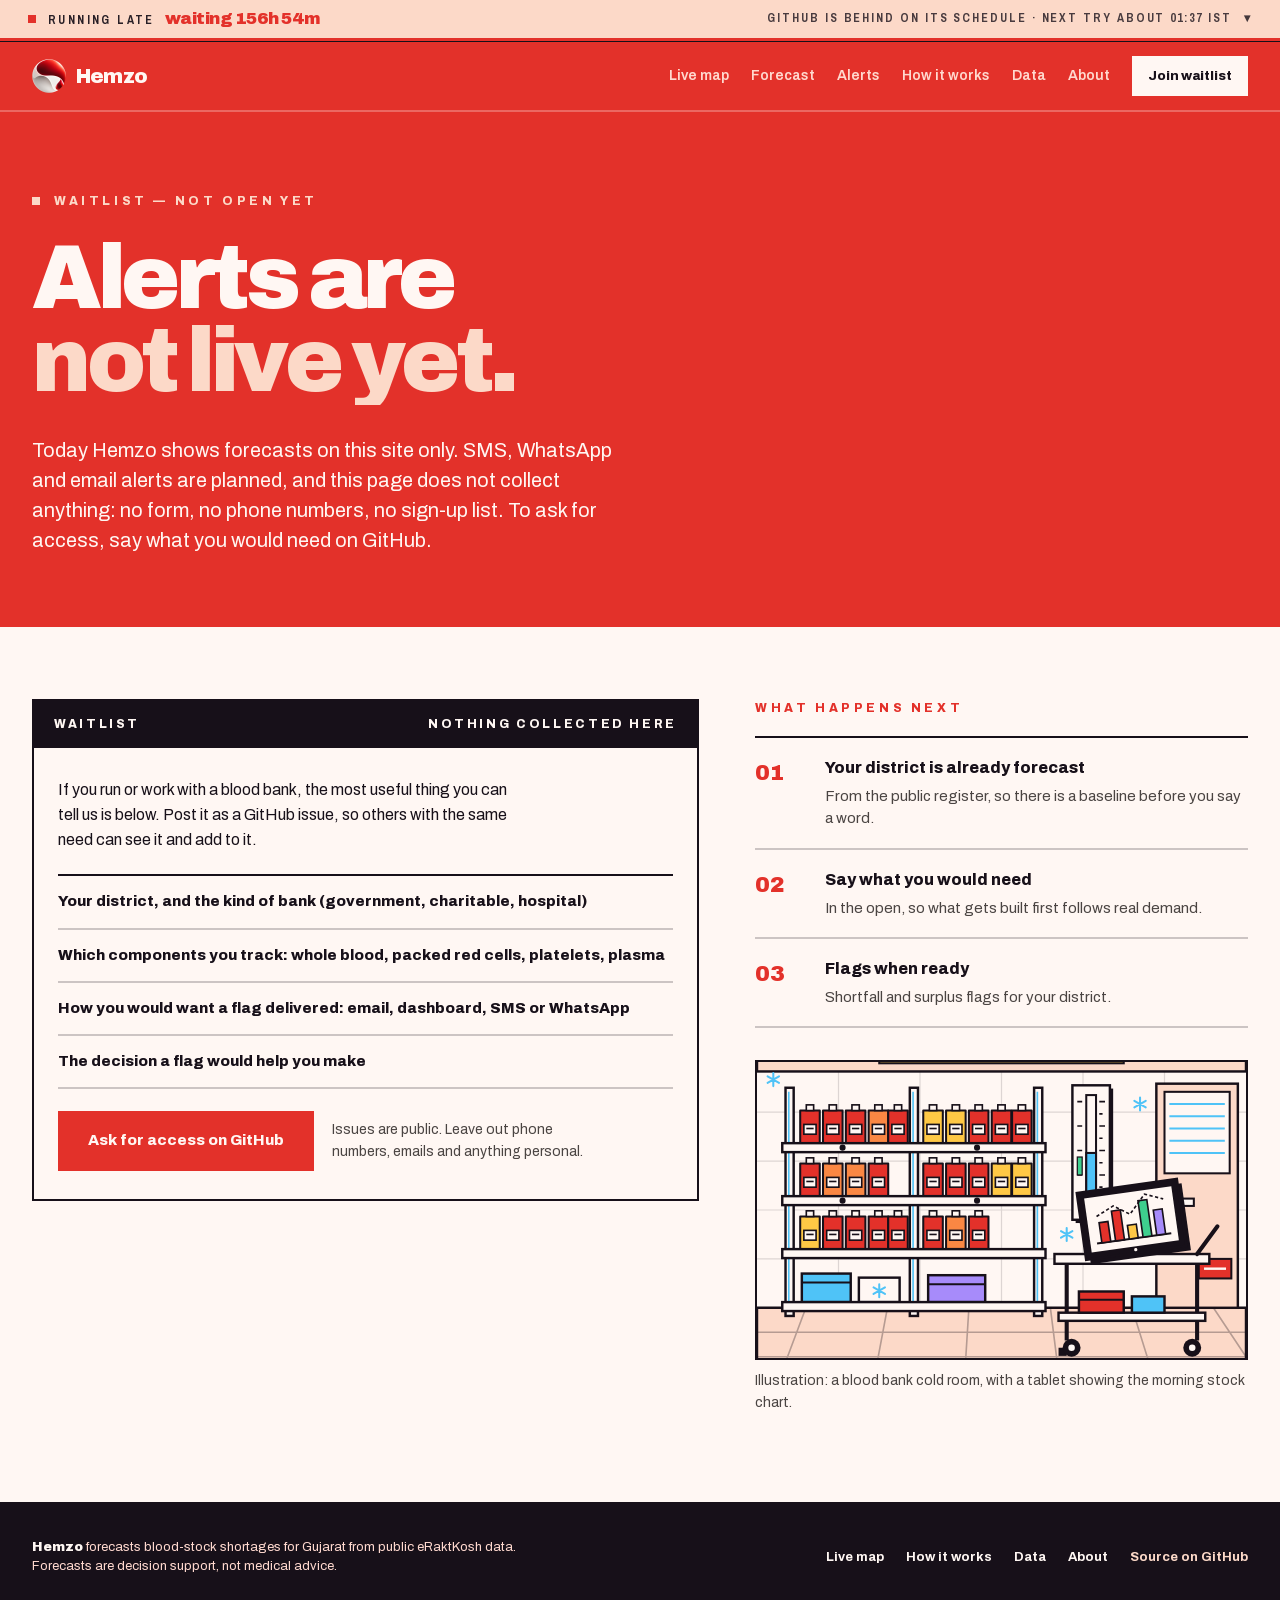
<file: web/onboarding.html>
<!DOCTYPE html>
<html lang="en">
<head>
<meta charset="utf-8">
<meta name="viewport" content="width=device-width, initial-scale=1">
<title>Join the waitlist — Hemzo</title>
<meta name="description" content="Hemzo alerts are not live yet. See what a blood bank would be asked, and ask for access on GitHub.">
<style id="boot">
  html{background:#E3312A}
  html:has(#dc-root:not(:empty)){background:transparent}
  x-dc{display:none!important}
  #boot-splash{position:fixed;inset:0;z-index:2147483000;background:#E3312A;color:#FFF7F3;display:flex;flex-direction:column;align-items:center;justify-content:center;gap:18px;font:800 15px/1.3 Archivo,Arial,sans-serif;letter-spacing:.02em;text-align:center;padding:24px}
  #boot-splash img{width:64px;height:64px;animation:hzBoot 1.2s ease-in-out infinite}
  @keyframes hzBoot{50%{transform:scale(1.1);opacity:.7}}
  #dc-root:not(:empty)~#boot-splash{display:none}
  @media (prefers-reduced-motion:reduce){#boot-splash img{animation:none}}
</style>
<script>window.__resources={"https://unpkg.com/react@18.3.1/umd/react.production.min.js": "vendor/react.production.min.js", "https://unpkg.com/react-dom@18.3.1/umd/react-dom.production.min.js": "vendor/react-dom.production.min.js"};</script>
<link rel="preload" href="vendor/react.production.min.js" as="script">
<link rel="preload" href="vendor/react-dom.production.min.js" as="script">
<link rel="preload" href="vendor/fonts/archivo-latin.woff2" as="font" type="font/woff2" crossorigin>
<link rel="stylesheet" href="ds/fonts.css">
<link rel="stylesheet" href="ds/responsive.css">
<link rel="stylesheet" href="ds/styles.css">
<meta name="theme-color" content="#E3312A">
<link rel="canonical" href="https://hemzo.vercel.app/onboarding.html">
<link rel="icon" type="image/png" sizes="64x64" href="assets/favicon-64.png">
<link rel="apple-touch-icon" href="assets/apple-touch-icon.png">
<meta property="og:type" content="website">
<meta property="og:site_name" content="Hemzo">
<meta property="og:title" content="Join the waitlist — Hemzo">
<meta property="og:description" content="Hemzo alerts are not live yet. See what a blood bank would be asked, and ask for access on GitHub.">
<meta property="og:url" content="https://hemzo.vercel.app/onboarding.html">
<meta property="og:image" content="https://hemzo.vercel.app/assets/og.png">
<meta property="og:image:width" content="1200">
<meta property="og:image:height" content="630">
<meta name="twitter:card" content="summary_large_image">
<meta name="twitter:title" content="Join the waitlist — Hemzo">
<meta name="twitter:description" content="Hemzo alerts are not live yet. See what a blood bank would be asked, and ask for access on GitHub.">
<meta name="twitter:image" content="https://hemzo.vercel.app/assets/og.png">
<style>
  .hzc-link, .hzc-cta { display:inline-flex; align-items:center; min-height:32px; }
  .hz-foot a { display:inline-flex; align-items:center; min-height:32px; }
</style>
<script src="js/ui.js" defer></script>
<script src="js/pulse.js" defer></script>
<script src="./support.js" defer></script>
</head>
<body>
<x-dc>
<helmet>
  <link rel="stylesheet" href="ds/styles.css">
  <script src="ds/ds-bundle.js"></script>
  <style>
    body { margin: 0; background: #E3312A; }
    a { color: #FFF7F3; text-decoration: none; }
    a:hover { color: #FCD9C8; }
    :focus-visible { outline: 2px solid #E3312A; outline-offset: 2px; }
    @keyframes hzMask { from { transform: translateY(115%); } to { transform: translateY(0); } }
    @keyframes hzRise { from { opacity: 0; transform: translateY(24px); } to { opacity: 1; transform: none; } }
    @keyframes hzFade { from { opacity: 0; } to { opacity: 1; } }
    @keyframes hzBlink { 0%, 100% { opacity: 1; } 50% { opacity: .25; } }
    @keyframes hzcRise { from { transform: translateY(24px); } to { transform: none; } }
    .hzc-skip { position: absolute; left: -9999px; top: 0; z-index: 999; background: #171019; color: #FFF7F3; padding: 10px 16px; font-size: 13px; font-weight: 800; }
    .hzc-skip:focus { left: 8px; top: 8px; }
    .hzc-link { position: relative; }
    .hzc-link::after { content: ''; position: absolute; left: 0; bottom: -5px; height: 2px; width: 100%; background: #FCD9C8; transform: scaleX(0); transform-origin: left; transition: transform .35s cubic-bezier(.16,1,.3,1); }
    .hzc-link:hover::after, .hzc-link[aria-current="page"]::after { transform: scaleX(1); }
    .hzc-burger { display: none; }
    .hzc-drawer summary::-webkit-details-marker { display: none; }
    .hz-btn { transition: transform .3s cubic-bezier(.16,1,.3,1), background-color .25s ease, color .25s ease; }
    .hz-btn:hover { transform: translateY(-3px); }
    .hz-in { width: 100%; box-sizing: border-box; background: #FFF7F3; border: 2px solid #171019; color: #171019; font-family: var(--font-body), Arial, sans-serif; font-size: 16px; padding: 13px 14px; }
    .hz-in::placeholder { color: rgba(23,16,25,0.72); }
    .hz-opt { cursor: pointer; border: 2px solid #171019; padding: 12px 14px; font-size: 14px; font-weight: 700; display: flex; align-items: center; gap: 10px; transition: background-color .2s ease, color .2s ease; }
    .hz-opt:hover { background: #FCD9C8; }
    .hz-opt input { accent-color: #E3312A; width: 16px; height: 16px; }
    @media (max-width: 1180px) { .hzc-desk { display: none !important; } .hzc-burger { display: block !important; } }
    @media (max-width: 1000px) { .hz-two { grid-template-columns: 1fr !important; } .hz-half { grid-template-columns: 1fr !important; } .hzc-fgrid { grid-template-columns: 1fr 1fr !important; } }
    @media (max-width: 640px) { .hzc-fgrid { grid-template-columns: 1fr !important; } }
    @media (prefers-reduced-motion: reduce) { *, *::before, *::after { animation: none !important; transition: none !important; } }

    .hzc-skip { position: absolute; left: -9999px; top: 0; z-index: 999; background: #171019; color: #FFF7F3; padding: 10px 16px; font-size: 13px; font-weight: 800; }
    .hzc-skip:focus { left: 8px; top: 8px; }
    :focus-visible { outline: 2px solid #E3312A; outline-offset: 2px; }
    nav :focus-visible, footer :focus-visible { outline-color: #FCD9C8; }
    .hzc-link { position: relative; }
    .hzc-link::after { content: ''; position: absolute; left: 0; bottom: -5px; height: 2px; width: 100%; background: #FCD9C8; transform: scaleX(0); transform-origin: left; transition: transform .35s cubic-bezier(.16,1,.3,1); }
    .hzc-link:hover::after, .hzc-link[aria-current="page"]::after { transform: scaleX(1); }
    .hzc-burger { display: none; }
    .hzc-drawer summary::-webkit-details-marker { display: none; }
    .hzc-cta { transition: transform .28s cubic-bezier(.16,1,.3,1); }
    .hzc-cta:hover { transform: translateY(-2px); }
    @media (max-width: 1180px) { .hzc-desk { display: none !important; } .hzc-burger { display: block !important; } }
    @media (max-width: 1000px) { .hzc-fgrid { grid-template-columns: 1fr 1fr !important; } }
    @media (max-width: 640px) { .hzc-fgrid { grid-template-columns: 1fr !important; } }
  </style>
</helmet>

<div style="font-family: var(--font-heading), Arial, sans-serif; background:#FFF7F3; color:#171019; overflow-x:hidden;">
  <a class="hzc-skip" href="#main">Skip to content</a>

  <nav style="position:sticky; top:0; z-index:900; background:#E3312A; color:#FFF7F3; border-bottom:2px solid rgba(255,247,243,0.28);">
    <div style="display:flex; align-items:center; gap:24px; max-width:1440px; margin:0 auto; padding:14px 32px;">
      <a href="index.html" style="display:flex; align-items:center; gap:10px; margin-right:auto; color:#FFF7F3;">
        <img src="assets/logo-transparent.png" alt="Hemzo" style="width:34px; height:34px; object-fit:contain; display:block; flex:none;">
        <span style="font-size:20px; font-weight:900; letter-spacing:-0.04em;">Hemzo</span>
      </a>
      <div class="hzc-desk" style="display:flex; align-items:center; gap:22px;">
        <a class="hzc-link" href="live-map.html" style="font-size:14px; font-weight:600; color:#FFD9CF; white-space:nowrap;">Live map</a>
        <a class="hzc-link" href="forecast-detail.html" style="font-size:14px; font-weight:600; color:#FFD9CF; white-space:nowrap;">Forecast</a>
        <a class="hzc-link" href="alerts.html" style="font-size:14px; font-weight:600; color:#FFD9CF; white-space:nowrap;">Alerts</a>
        <a class="hzc-link" href="how-it-works.html" style="font-size:14px; font-weight:600; color:#FFD9CF; white-space:nowrap;">How it works</a>
        <a class="hzc-link" href="data-sources.html" style="font-size:14px; font-weight:600; color:#FFD9CF; white-space:nowrap;">Data</a>
        <a class="hzc-link" href="about.html" style="font-size:14px; font-weight:600; color:#FFD9CF; white-space:nowrap;">About</a>
        <a class="hzc-cta" href="onboarding.html" aria-current="page" style="background:#FFF7F3; color:#171019; font-size:13px; font-weight:800; padding:10px 16px; text-align:left; white-space:nowrap;">Join waitlist</a>
      </div>
      <details class="hzc-burger hzc-drawer" style="position:relative;">
        <summary aria-label="Open menu" style="list-style:none; cursor:pointer; display:flex; flex-direction:column; gap:5px; padding:8px 4px;">
          <span style="display:block; width:26px; height:2px; background:#FFF7F3;"></span>
          <span style="display:block; width:26px; height:2px; background:#FFF7F3;"></span>
          <span style="display:block; width:26px; height:2px; background:#FFF7F3;"></span>
        </summary>
        <div style="position:absolute; right:0; top:calc(100% + 14px); background:#171019; border:2px solid #FFF7F3; min-width:248px; display:flex; flex-direction:column; z-index:950;">
          <a href="live-map.html" style="font-size:15px; font-weight:700; color:#FFF7F3; padding:14px 18px; border-bottom:2px solid rgba(255,247,243,0.22);">Live map</a>
          <a href="forecast-detail.html" style="font-size:15px; font-weight:700; color:#FFF7F3; padding:14px 18px; border-bottom:2px solid rgba(255,247,243,0.22);">Forecast</a>
          <a href="alerts.html" style="font-size:15px; font-weight:700; color:#FFF7F3; padding:14px 18px; border-bottom:2px solid rgba(255,247,243,0.22);">Alerts</a>
          <a href="how-it-works.html" style="font-size:15px; font-weight:700; color:#FFF7F3; padding:14px 18px; border-bottom:2px solid rgba(255,247,243,0.22);">How it works</a>
          <a href="data-sources.html" style="font-size:15px; font-weight:700; color:#FFF7F3; padding:14px 18px; border-bottom:2px solid rgba(255,247,243,0.22);">Data</a>
          <a href="about.html" style="font-size:15px; font-weight:700; color:#FFF7F3; padding:14px 18px; border-bottom:2px solid rgba(255,247,243,0.22);">About</a>
          <a href="onboarding.html" aria-current="page" style="font-size:15px; font-weight:800; color:#171019; background:#FCD9C8; padding:14px 18px;">Join waitlist</a>
        </div>
      </details>
    </div>
  </nav>

  <main id="main">
  <section style="background:#E3312A; color:#FFF7F3; padding:80px 32px 72px;">
    <div style="max-width:1440px; margin:0 auto;">
      <div style="display:flex; align-items:center; gap:14px; font-size:12px; letter-spacing:0.3em; text-transform:uppercase; font-weight:800; color:#FCD9C8; animation:hzFade .6s ease both;">
        <span style="width:8px; height:8px; background:#FCD9C8; animation:hzBlink 1.6s ease-in-out infinite;"></span>
        <span>Waitlist — not open yet</span>
      </div>
      <h1 style="font-size:clamp(38px,7vw,110px); line-height:0.88; letter-spacing:-0.05em; font-weight:900; margin:28px 0 0;">
        <span style="display:block; overflow:hidden; padding-bottom:0.05em;"><span style="display:inline-block; white-space:nowrap; animation:hzMask .9s cubic-bezier(.16,1,.3,1) .1s both;">Alerts are</span></span>
        <span style="display:block; overflow:hidden; padding-bottom:0.05em;"><span style="display:inline-block; white-space:nowrap; color:#FCD9C8; animation:hzMask .9s cubic-bezier(.16,1,.3,1) .22s both;">not live yet.</span></span>
      </h1>
      <p style="font-family:var(--font-body), Arial, sans-serif; font-size:clamp(17px,2vw,20px); line-height:1.5; max-width:50ch; margin:30px 0 0; animation:hzRise .8s cubic-bezier(.16,1,.3,1) .4s both;">Today Hemzo shows forecasts on this site only. SMS, WhatsApp and email alerts are planned, and this page does not collect anything: no form, no phone numbers, no sign-up list. To ask for access, say what you would need on GitHub.</p>
    </div>
  </section>

  <section style="padding:72px 32px 88px;">
    <div class="hz-two" style="max-width:1440px; margin:0 auto; display:grid; grid-template-columns:1.15fr .85fr; gap:56px; align-items:start;">
      <div style="border:2px solid #171019; background:#FFF7F3;">
        <div style="background:#171019; color:#FFF7F3; padding:14px 20px; display:flex; justify-content:space-between; gap:16px; font-size:12px; letter-spacing:0.22em; text-transform:uppercase; font-weight:800;">
          <span>Waitlist</span><span>Nothing collected here</span>
        </div>
        <div style="padding:30px 24px 28px; display:grid; gap:22px;">
          <p style="font-family:var(--font-body), Arial, sans-serif; font-size:16px; line-height:1.55; margin:0; max-width:52ch;">If you run or work with a blood bank, the most useful thing you can tell us is below. Post it as a GitHub issue, so others with the same need can see it and add to it.</p>
          <div style="border-top:2px solid #171019;">
            <div style="padding:14px 0; border-bottom:2px solid rgba(23,16,25,0.22); font-size:15px; font-weight:800;">Your district, and the kind of bank (government, charitable, hospital)</div>
            <div style="padding:14px 0; border-bottom:2px solid rgba(23,16,25,0.22); font-size:15px; font-weight:800;">Which components you track: whole blood, packed red cells, platelets, plasma</div>
            <div style="padding:14px 0; border-bottom:2px solid rgba(23,16,25,0.22); font-size:15px; font-weight:800;">How you would want a flag delivered: email, dashboard, SMS or WhatsApp</div>
            <div style="padding:14px 0; border-bottom:2px solid rgba(23,16,25,0.22); font-size:15px; font-weight:800;">The decision a flag would help you make</div>
          </div>
          <div style="display:flex; align-items:center; gap:18px; flex-wrap:wrap;">
            <a class="hz-btn" href="https://github.com/parthmadlani/Hemzo/issues/new" target="_blank" rel="noopener" style="display:inline-block; background:#E3312A; color:#FFF7F3; font-family:var(--font-heading), Arial, sans-serif; font-weight:800; font-size:15px; padding:16px 28px; border:2px solid #E3312A; text-align:left;">Ask for access on GitHub</a>
            <span style="font-family:var(--font-body), Arial, sans-serif; font-size:14px; color:#4A4442; max-width:34ch;">Issues are public. Leave out phone numbers, emails and anything personal.</span>
          </div>
        </div>
      </div>

      <div style="display:grid; gap:32px;">
        <div>
          <div style="font-size:12px; letter-spacing:0.3em; text-transform:uppercase; font-weight:800; color:#E3312A; margin-bottom:18px;">What happens next</div>
          <div style="border-top:2px solid #171019;">
            <div style="display:grid; grid-template-columns:52px 1fr; gap:18px; padding:18px 0; border-bottom:2px solid rgba(23,16,25,0.22);"><span style="font-size:22px; font-weight:900; color:#E3312A;">01</span><span><b style="display:block; font-size:16px; font-weight:800;">Your district is already forecast</b><span style="display:block; font-family:var(--font-body), Arial, sans-serif; font-size:15px; line-height:1.5; color:#4A4442; margin-top:4px;">From the public register, so there is a baseline before you say a word.</span></span></div>
            <div style="display:grid; grid-template-columns:52px 1fr; gap:18px; padding:18px 0; border-bottom:2px solid rgba(23,16,25,0.22);"><span style="font-size:22px; font-weight:900; color:#E3312A;">02</span><span><b style="display:block; font-size:16px; font-weight:800;">Say what you would need</b><span style="display:block; font-family:var(--font-body), Arial, sans-serif; font-size:15px; line-height:1.5; color:#4A4442; margin-top:4px;">In the open, so what gets built first follows real demand.</span></span></div>
            <div style="display:grid; grid-template-columns:52px 1fr; gap:18px; padding:18px 0; border-bottom:2px solid rgba(23,16,25,0.22);"><span style="font-size:22px; font-weight:900; color:#E3312A;">03</span><span><b style="display:block; font-size:16px; font-weight:800;">Flags when ready</b><span style="display:block; font-family:var(--font-body), Arial, sans-serif; font-size:15px; line-height:1.5; color:#4A4442; margin-top:4px;">Shortfall and surplus flags for your district.</span></span></div>
          </div>
        </div>
        <figure style="margin:0;">
          <div style="position:relative; width:100%; height:300px; border:2px solid #171019; background:#FFF7F3;">
            <img src="assets/photos/onboarding-coldroom.svg" alt="Illustration: shelves of blood bags in a cold room" style="width:100%; height:100%; object-fit:cover; display:block;">
          </div>
          <figcaption style="font-family:var(--font-body), Arial, sans-serif; font-size:14px; color:#4A4442; margin-top:10px;">Illustration: a blood bank cold room, with a tablet showing the morning stock chart.</figcaption>
        </figure>
      </div>
    </div>
  </section>
  </main>

  <footer class="hz-foot" style="background:#171019; color:#FFF7F3; padding:36px 32px;">
    <div style="max-width:1440px; margin:0 auto; display:flex; flex-wrap:wrap; gap:18px 36px; align-items:center; justify-content:space-between;">
      <div style="font-size:13px; line-height:1.5; max-width:62ch; color:#FFD9CF;">
        <b style="color:#FFF7F3; font-weight:900;">Hemzo</b> forecasts blood-stock shortages for Gujarat from public eRaktKosh data. Forecasts are decision support, not medical advice.
      </div>
      <div style="display:flex; flex-wrap:wrap; gap:4px 22px; font-size:13px; font-weight:700;">
        <a href="live-map.html" style="color:#FFF7F3;">Live map</a>
        <a href="how-it-works.html" style="color:#FFF7F3;">How it works</a>
        <a href="data-sources.html" style="color:#FFF7F3;">Data</a>
        <a href="about.html" style="color:#FFF7F3;">About</a>
        <a href="https://github.com/parthmadlani/Hemzo" rel="noopener" style="color:#FCD9C8;">Source on GitHub</a>
      </div>
    </div>
  </footer>

</div>
</x-dc>
<div id="boot-splash" role="status" aria-live="polite"><img src="assets/favicon-64.png" alt="" width="64" height="64"><span>Loading live blood-stock data…</span></div>
<script type="text/x-dc" data-dc-script>
class Component extends DCLogic {
  renderVals() { return {}; }
}
</script>
</body>
</html>
</file>
<file: web/ds/fonts.css>
/* Self-hosted Archivo (Latin subset, variable weight). OFL-licensed; replaces the Google Fonts request. */
@font-face { font-family: "Archivo"; font-style: normal; font-weight: 400 900; font-display: swap; src: url("../vendor/fonts/archivo-latin.woff2") format("woff2"); unicode-range: U+0000-00FF, U+0131, U+0152-0153, U+02BB-02BC, U+02C6, U+02DA, U+02DC, U+0304, U+0308, U+0329, U+2000-206F, U+20AC, U+2122, U+2191, U+2193, U+2212, U+2215, U+FEFF, U+FFFD; }
@font-face { font-family: "Archivo Narrow"; font-style: normal; font-weight: 600 700; font-display: swap; src: url("../vendor/fonts/archivo-narrow-latin.woff2") format("woff2"); unicode-range: U+0000-00FF, U+0131, U+0152-0153, U+02BB-02BC, U+02C6, U+02DA, U+02DC, U+0304, U+0308, U+0329, U+2000-206F, U+20AC, U+2122, U+2191, U+2193, U+2212, U+2215, U+FEFF, U+FFFD; }
</file>
<file: web/ds/responsive.css>
/* Phone and tablet rules shared by every page. Page markup is mostly inline-styled, so these use
   !important and attribute hooks rather than touching each component. */

/* Menu button: a 44px touch target on every screen that shows the burger */
@media (max-width: 1180px) {
  .hzc-burger summary { min-width: 44px; min-height: 44px; padding: 0 5px !important; align-items: center; justify-content: center; }
  .hzc-burger a { min-height: 48px; display: flex !important; align-items: center; }
}

/* ---------- tablet and below ---------- */
@media (max-width: 900px) {
  /* home: message first, graphic second, side padding that fits a phone */
  .hz-grid { padding: 12px 20px 36px !important; gap: 8px !important; }
  .hz-visual { order: 1 !important; min-height: 0 !important; padding: 40px 0 28px !important; }
  [style*="78vw"] { width: min(280px, 66vw) !important; height: min(280px, 66vw) !important; }
  .hz-main { align-items: flex-start !important; }

  /* forecast detail: one column, nothing wider than the screen */
  .fd-head { grid-template-columns: 1fr !important; gap: 20px !important; }
  .fd-split { grid-template-columns: 1fr !important; }
  .fd-chartcol { padding: 18px 0 !important; border-right: none !important; }
  .fd-aside { padding: 20px 0 24px !important; border-top: 2px solid #171019; }
  .fd-chartcol span, .fd-aside > span { white-space: normal !important; }
  .fd-legend { margin-left: 0 !important; flex-wrap: wrap; row-gap: 6px; }
  .fd-crumb { flex-wrap: wrap; white-space: normal !important; row-gap: 4px; }
  /* long single-line captions must wrap instead of widening the page */
  main span[style*="nowrap"], main footer span, main footer a { white-space: normal !important; }
  .fd-main { padding-left: 20px !important; padding-right: 20px !important; }
}

/* ---------- phones ---------- */
@media (max-width: 640px) {

  /* data sources: the source table becomes stacked cards */
  [style*="minmax(180px"]:not([data-row]) { display: none !important; }
  [style*="minmax(180px"] { grid-template-columns: 1fr !important; gap: 6px !important; }

  /* full-width, thumb-sized buttons in hero button rows */
  .hz-foot a, .hz-foot a:link { min-height: 44px; }
  nav > div > a:first-child { min-height: 44px; }
  .hz-btn { text-align: center; }
  .hz-ctas { flex-direction: column; align-items: stretch !important; }
  .hz-ctas > * { width: 100%; text-align: center; justify-content: center; }
}

/* "What do these numbers mean?" disclosure, used on the data pages */
.gloss { margin-top: 14px; max-width: 64ch; }
.gloss summary { cursor: pointer; list-style: none; display: flex; align-items: center; gap: 10px; min-height: 44px;
  font: 700 12px/1.2 "Archivo Narrow", Archivo, sans-serif; letter-spacing: .14em; text-transform: uppercase; }
.gloss summary::-webkit-details-marker { display: none; }
.gloss summary::before { content: "?"; display: inline-grid; place-items: center; width: 22px; height: 22px; border: 2px solid currentColor;
  border-radius: 50%; font-size: 12px; letter-spacing: 0; flex: none; }
.gloss[open] summary::before { content: "\00d7"; }
.gloss dl { margin: 4px 0 6px; display: grid; gap: 12px; }
.gloss dt { font-weight: 800; font-size: 13px; }
.gloss dd { margin: 2px 0 0; font-size: 13px; line-height: 1.5; opacity: .88; font-weight: 500; }

/* page-hero spacing on phones */
@media (max-width: 640px) {
  .hz-hero { padding-top: 56px !important; padding-left: 24px !important; padding-right: 24px !important; }
}

/* home explainer columns and cards */
.hz-card { transition: transform .25s cubic-bezier(.16,1,.3,1), box-shadow .25s; }
.hz-card:hover { transform: translateY(-3px); box-shadow: 5px 5px 0 #171019; }
@media (max-width: 900px) { .hz-three { grid-template-columns: 1fr !important; } #what { padding: 64px 20px 16px !important; } }
@media (max-width: 900px) { #what ~ section { padding: 40px 20px 72px !important; } }

/* Data freshness bar (js/pulse.js). Built from the site's own parts: the red nav band, the tracked uppercase
   labels, the square blinking eyebrow marker, and the cream card with a hard offset shadow. */
#hz-pulse { position: relative; z-index: 1000; background: #E3312A; color: #FFF7F3; font-family: Archivo, Arial, sans-serif;
  border-bottom: 1px solid rgba(255,247,243,0.28); --mark: #3ECF8E; --track: rgba(23,16,25,0.28); --fill: #FFF7F3; }
#hz-pulse[data-state="warn"] { --mark: #FFC845; }
#hz-pulse[data-state="bad"] { background: #FCD9C8; color: #171019; --mark: #E3312A; --track: rgba(23,16,25,0.16); --fill: #E3312A; border-bottom-color: #171019; }
#hz-pulse[data-state="new"] { background: #3ECF8E; color: #171019; --mark: #171019; --track: rgba(23,16,25,0.2); --fill: #171019; border-bottom-color: #171019; }
#hz-pulse .hzp-top { display: flex; align-items: stretch; max-width: 1760px; margin: 0 auto; }
#hz-pulse .hzp-row { flex: 1; min-width: 0; display: flex; align-items: center; gap: 12px; min-height: 38px; padding: 6px 28px; background: none; border: 0; color: inherit; cursor: pointer; text-align: left;
  font: 700 12px/1.3 "Archivo Narrow", Archivo, sans-serif; letter-spacing: .2em; text-transform: uppercase; }
#hz-pulse .hzp-row:focus-visible, #hz-pulse .hzp-refresh:focus-visible, #hz-pulse .hzp-close:focus-visible { outline: 2px solid currentColor; outline-offset: -3px; }
#hz-pulse .hzp-mark { width: 8px; height: 8px; flex: none; background: var(--mark); animation: hzpBlink 1.6s ease-in-out infinite; }
#hz-pulse .hzp-label { display: inline-flex; align-items: baseline; gap: 10px; min-width: 0; white-space: nowrap; }
#hz-pulse .hzp-k { font: 700 12px/1.3 "Archivo Narrow", Archivo, sans-serif; letter-spacing: .2em; text-transform: uppercase; opacity: .92; }
#hz-pulse .hzp-label b { font: 900 17px/1 Archivo, Arial, sans-serif; letter-spacing: -.03em; text-transform: none; font-variant-numeric: tabular-nums; }
#hz-pulse[data-state="bad"] .hzp-label b { color: #E3312A; }
#hz-pulse .hzp-sub { margin-left: auto; font: 700 12px/1.3 "Archivo Narrow", Archivo, sans-serif; letter-spacing: .16em; text-transform: uppercase; opacity: .78; white-space: nowrap; overflow: hidden; text-overflow: ellipsis; min-width: 0; }
#hz-pulse .hzp-chev { flex: none; font-size: 12px; opacity: .8; }
#hz-pulse .hzp-refresh { flex: none; display: inline-flex; align-items: center; margin: 5px 28px 5px 0; padding: 0 14px; background: #FFF7F3; color: #171019; border: 2px solid #171019;
  font: 800 13px/1 Archivo, Arial, sans-serif; text-decoration: none; transition: transform .28s cubic-bezier(.16,1,.3,1), box-shadow .28s; }
#hz-pulse .hzp-refresh:hover { transform: translateY(-2px); box-shadow: 3px 3px 0 #171019; }
#hz-pulse .hzp-refresh[hidden] { display: none; }
#hz-pulse .hzp-bar { height: 3px; background: var(--track); }
#hz-pulse .hzp-bar i { display: block; height: 100%; width: 0; background: var(--fill); transition: width 1s linear; }
/* details: a cream card that drops over the page, like the site's own cards */
#hz-pulse .hzp-panel { position: absolute; top: calc(100% + 10px); right: 28px; width: min(560px, calc(100vw - 32px)); background: #FFF7F3; color: #171019; border: 2px solid #171019;
  box-shadow: 6px 6px 0 #171019; padding: 16px 20px 18px; text-transform: none; animation: hzpDrop .3s cubic-bezier(.16,1,.3,1) both; }
#hz-pulse .hzp-panel[hidden] { display: none; }
#hz-pulse .hzp-head { display: flex; align-items: center; justify-content: space-between; gap: 12px; padding-bottom: 10px; border-bottom: 2px solid #171019; margin-bottom: 14px; color: #E3312A; }
#hz-pulse .hzp-close { width: 32px; height: 32px; display: grid; place-items: center; background: none; border: 2px solid #171019; color: #171019; font: 800 18px/1 Archivo, Arial, sans-serif; cursor: pointer; }
#hz-pulse .hzp-close:hover { background: #171019; color: #FFF7F3; }
#hz-pulse .hzp-steps { list-style: none; margin: 0; padding: 0; display: grid; gap: 14px; counter-reset: s; }
#hz-pulse .hzp-steps li { display: grid; grid-template-columns: 38px 1fr; column-gap: 6px; font-size: 14px; line-height: 1.5; counter-increment: s; }
#hz-pulse .hzp-steps li::before { content: "0" counter(s); grid-row: 1 / span 2; font: 900 20px/1.1 Archivo, Arial, sans-serif; letter-spacing: -.03em; color: #E3312A; }
#hz-pulse .hzp-steps b { font-weight: 800; letter-spacing: -.01em; }
#hz-pulse .hzp-steps span { font-family: var(--font-body, Archivo), Arial, sans-serif; font-weight: 500; color: #4A4442; }
#hz-pulse .hzp-note { margin: 16px 0 0; padding-top: 12px; border-top: 1px solid rgba(23,16,25,.22); font: 500 12px/1.5 Archivo, Arial, sans-serif; color: #4A4442; }
#hz-pulse .hzp-sr { position: absolute; width: 1px; height: 1px; overflow: hidden; clip: rect(0 0 0 0); white-space: nowrap; }
@keyframes hzpBlink { 0%, 100% { opacity: 1; } 50% { opacity: .25; } }
@keyframes hzpDrop { from { transform: translateY(-8px); } to { transform: none; } }
@media (max-width: 900px) { #hz-pulse .hzp-row { padding-left: 20px; padding-right: 20px; } #hz-pulse .hzp-refresh { margin-right: 20px; } #hz-pulse .hzp-panel { right: 16px; } }
@media (max-width: 640px) {
  #hz-pulse .hzp-sub { display: none; }
  #hz-pulse .hzp-row { min-height: 44px; gap: 10px; padding: 6px 16px; }
  #hz-pulse .hzp-label b { font-size: 16px; }
  #hz-pulse .hzp-refresh { margin-right: 12px; padding: 0 10px; font-size: 12px; }
  #hz-pulse .hzp-panel { left: 12px; right: 12px; width: auto; box-shadow: 4px 4px 0 #171019; }
}
@media (prefers-reduced-motion: reduce) { #hz-pulse .hzp-mark { animation: none; } #hz-pulse .hzp-bar i { transition: none; } #hz-pulse .hzp-panel { animation: none; } }
</file>
<file: web/ds/styles.css>
/* Modernist — design-system tokens and component classes. This file is the source of truth for the system's look; retune it here and see readme.md. */
/* Fonts are self-hosted: see fonts.css */

:root {
  --color-bg: #f3f2f2;
  --color-surface: #eae9e9;
  --color-text: #201e1d;
  --color-accent: #ec3013;
  --color-accent-2: #e15b47;
  --color-divider: color-mix(in srgb, #201e1d 40%, transparent);

  /* Tonal ramps — generated in OKLCH on one shared lightness scale, so the
     same step of any role matches the others in visual value. */
  --color-neutral-100: #f8f4f4;
  --color-neutral-200: #eae7e7;
  --color-neutral-300: #d7d3d3;
  --color-neutral-400: #bab6b6;
  --color-neutral-500: #9b9797;
  --color-neutral-600: #7d7979;
  --color-neutral-700: #605d5d;
  --color-neutral-800: #444141;
  --color-neutral-900: #2d2b2b;

  --color-accent-100: #fff2ef;
  --color-accent-200: #ffe0d9;
  --color-accent-300: #ffc4b8;
  --color-accent-400: #ff9783;
  --color-accent-500: #ff563c;
  --color-accent-600: #dd2b0f;
  --color-accent-700: #ae1800;
  --color-accent-800: #7c1405;
  --color-accent-900: #4d170e;

  --color-accent-2-100: #fff2ef;
  --color-accent-2-200: #ffe0da;
  --color-accent-2-300: #ffc4b9;
  --color-accent-2-400: #ff9784;
  --color-accent-2-500: #ef6853;
  --color-accent-2-600: #c94b39;
  --color-accent-2-700: #9e3526;
  --color-accent-2-800: #71261b;
  --color-accent-2-900: #471d16;

  --font-heading: "Archivo", system-ui, sans-serif;
  --font-heading-weight: 800;
  --font-body: "Archivo", system-ui, sans-serif;

  --space-1: 4.0px;
  --space-2: 8.0px;
  --space-3: 12.0px;
  --space-4: 16.0px;
  --space-6: 24.0px;
  --space-8: 32.0px;

  --radius-sm: 0px;
  --radius-md: 0px;
  --radius-lg: 0px;

  /* Elevation — derived from the ground: soft ink-tinted shadows on a
     light theme, a hairline edge + ambient darkness on a dark one. */
  --shadow-sm: 0 1px 2px color-mix(in srgb, #2d2b2b 14%, transparent);
  --shadow-md: 0 3px 10px color-mix(in srgb, #2d2b2b 16%, transparent);
  --shadow-lg: 0 12px 32px color-mix(in srgb, #2d2b2b 22%, transparent);
}

body {
  background: var(--color-bg);
  color: var(--color-text);
  font-family: var(--font-body);
}
h1, h2, h3, h4 { font-family: var(--font-heading); font-weight: var(--font-heading-weight); }

.grayscale{filter:grayscale(1) contrast(1.08)}

/* ══════════════════════════════════════════════════════════════════════════
   Components — built with the tokens above. Plain CSS
   on plain HTML: no JavaScript, no build step. Each class is documented in
   readme.md and demonstrated in foundations/ and components/.
   ══════════════════════════════════════════════════════════════════════ */

*, *::before, *::after { box-sizing: border-box; }
body { margin: 0; font-size: 15px; line-height: 1.55; font-weight: 400; }
h1, h2, h3, h4, h5, h6 {
  font-family: var(--font-heading); font-weight: var(--font-heading-weight);
  line-height: 1.12; letter-spacing: -0.015em; margin: 0 0 var(--space-2);
}
h1 { font-size: 42px; }
h2 { font-size: 32px; }
h3 { font-size: 25px; }
h4 { font-size: 20px; }
h5 { font-size: 16px; }
h6 { font-size: 13px; }
h6 { letter-spacing: 0.08em; text-transform: uppercase; }
p { margin: 0 0 var(--space-3); }
a { color: var(--color-accent); text-underline-offset: 3px; }
img { display: block; max-width: 100%; }
figure { margin: 0; }
figcaption {
  font-size: 11px; margin-top: var(--space-1);
  color: color-mix(in srgb, var(--color-text) 55%, transparent);
}
.text-muted { color: color-mix(in srgb, var(--color-text) 55%, transparent); }
:focus { outline: none; }
:focus-visible { outline: 2px solid var(--color-accent); outline-offset: 2px; }
::selection { background: color-mix(in srgb, var(--color-accent) 30%, transparent); }

/* — rules — */
.hr {
  height: 2px; border: 0; margin: var(--space-4) 0;
  background: var(--color-divider);
}

/* — buttons — */
.btn {
  display: inline-flex; align-items: center; justify-content: center; gap: 6px;
  cursor: pointer; text-decoration: none;
  font-family: var(--font-heading); font-weight: var(--font-heading-weight);
  font-size: 14px; line-height: 1.2; color: var(--color-text);
  background: transparent; border: 1px solid transparent;
  padding: var(--space-2) calc(var(--space-3) * 1.2);
  border-radius: var(--radius-md);
}
.btn svg { display: block; }
.btn:disabled { opacity: 0.45; cursor: not-allowed; }
.btn-primary { background: var(--color-accent); color: var(--color-bg); }
.btn-primary:hover { background: var(--color-accent-600); }
.btn-primary:active { background: var(--color-accent-700); }
.btn-secondary { border-color: var(--color-divider); }
.btn-secondary:hover { background: color-mix(in srgb, var(--color-text) 7%, transparent); }
.btn-secondary:active { background: color-mix(in srgb, var(--color-text) 14%, transparent); }
.btn-ghost { color: var(--color-accent); padding-inline: var(--space-1); }
.btn-ghost:hover { background: color-mix(in srgb, var(--color-accent) 10%, transparent); }
.btn-ghost:active { background: color-mix(in srgb, var(--color-accent) 18%, transparent); }
.btn-icon { width: 36px; height: 36px; padding: 0; }
.btn-block { width: 100%; margin-top: var(--space-2); justify-content: flex-start; text-align: left; }

/* — forms — */
.field > label {
  display: block; font-size: 12px; margin-bottom: 5px;
  color: color-mix(in srgb, var(--color-text) 70%, transparent);
}
.input {
  width: 100%; min-height: 36px; padding: 6px 10px; font: inherit;
  font-size: 14px; color: var(--color-text); caret-color: var(--color-accent);
  background: var(--color-surface);
  border: 1px solid var(--color-divider); border-radius: var(--radius-md);
}
.input:hover { border-color: color-mix(in srgb, var(--color-text) 45%, transparent); }
.input:focus-visible { border-color: var(--color-accent); outline-offset: 0; }
textarea.input { min-height: 90px; resize: vertical; }
.radio { display: inline-flex; align-items: center; gap: 8px; cursor: pointer; font-size: 14px; }
.radio input, .seg-opt input {
  position: absolute; opacity: 0; width: 0; height: 0; pointer-events: none;
}
.radio .dot {
  width: 16px; height: 16px; flex: none; border-radius: 50%;
  border: 1.5px solid var(--color-divider);
}
.radio:hover .dot { border-color: var(--color-accent); }
.radio input:checked + .dot {
  border-color: var(--color-accent); background: var(--color-accent);
  box-shadow: inset 0 0 0 4px var(--color-bg);
}
.radio input:focus-visible + .dot { outline: 2px solid var(--color-accent); outline-offset: 2px; }
.seg {
  display: inline-flex; overflow: hidden;
  border: 1px solid var(--color-divider); border-radius: var(--radius-md);
}
.seg-opt {
  display: inline-flex; align-items: center; gap: 6px;
  padding: 7px 12px; font-size: 13px; cursor: pointer;
}
.seg-opt + .seg-opt { border-left: 1px solid var(--color-divider); }
.seg-opt:has(input:checked) { background: var(--color-accent); color: var(--color-bg); }
.seg-opt:not(:has(input:checked)):hover { background: color-mix(in srgb, var(--color-text) 7%, transparent); }
.seg-opt:has(input:focus-visible) { outline: 2px solid var(--color-accent); outline-offset: -2px; }

/* — cards — */
.card {
  display: flex; flex-direction: column; gap: var(--space-2);
  padding: var(--space-3); border-radius: var(--radius-md); background: var(--color-surface);
}
.card-kicker { font-size: 10px; letter-spacing: 0.1em; text-transform: uppercase; color: var(--color-accent); }
.card-title {
  font-family: var(--font-heading); font-weight: var(--font-heading-weight);
  font-size: 17px; line-height: 1.2;
}
.card-body { margin: 0; font-size: 13px; opacity: 0.8; flex: 1; }
.card-meta {
  display: flex; align-items: center; gap: 6px; font-size: 11px;
  color: color-mix(in srgb, var(--color-text) 50%, transparent);
}
.elev-sm { box-shadow: var(--shadow-sm); }
.elev-md { box-shadow: var(--shadow-md); }
.elev-lg { box-shadow: var(--shadow-lg); }

/* — tags — */
.tag {
  display: inline-flex; align-items: center; font-size: 11px;
  letter-spacing: 0.02em; padding: 3px 10px;
  border-radius: calc(var(--radius-md) * 0.75);
}
.tag-accent { background: var(--color-accent-100); color: var(--color-accent-800); }
.tag-accent-2 { background: var(--color-accent-2-100); color: var(--color-accent-2-800); }
.tag-neutral { background: var(--color-neutral-100); color: var(--color-neutral-800); }
.tag-outline { border: 1px solid var(--color-accent); color: var(--color-accent); }

/* — navigation — */
.nav {
  display: flex; align-items: center; gap: var(--space-4);
  padding: var(--space-3) var(--space-4);
  border-bottom: 2px solid var(--color-divider);
}
.nav-brand {
  font-family: var(--font-heading); font-weight: var(--font-heading-weight);
  font-size: 18px; margin-right: auto;
}
.nav a { color: inherit; text-decoration: none; font-size: 14px; }
.nav a:hover, .nav a[aria-current='page'] { color: var(--color-accent); }

/* — tables — */
.table { width: 100%; border-collapse: collapse; font-size: 14px; }
.table th {
  text-align: left; font-size: 11px; letter-spacing: 0.08em; text-transform: uppercase;
  color: color-mix(in srgb, var(--color-text) 60%, transparent);
  padding: var(--space-2); border-bottom: 2px solid var(--color-divider);
}
.table td {
  padding: var(--space-2);
  border-bottom: 1px solid var(--color-divider);
}
.table tbody tr:hover { background: color-mix(in srgb, var(--color-text) 4%, transparent); }

/* — dialog — */
.dialog-backdrop {
  position: fixed; inset: 0; display: grid; place-items: center;
  padding: var(--space-4);
  background: color-mix(in srgb, var(--color-neutral-900) 50%, transparent);
}
.dialog {
  width: min(440px, 100%); display: flex; flex-direction: column; gap: var(--space-3);
  padding: var(--space-4); border-radius: var(--radius-lg);
  background: var(--color-surface); box-shadow: var(--shadow-lg);
}
.dialog-title {
  font-family: var(--font-heading); font-weight: var(--font-heading-weight);
  font-size: 20px;
}
.dialog-body { font-size: 14px; opacity: 0.85; }
.dialog-actions { display: flex; justify-content: flex-end; gap: var(--space-2); margin-top: var(--space-2); }
</file>
